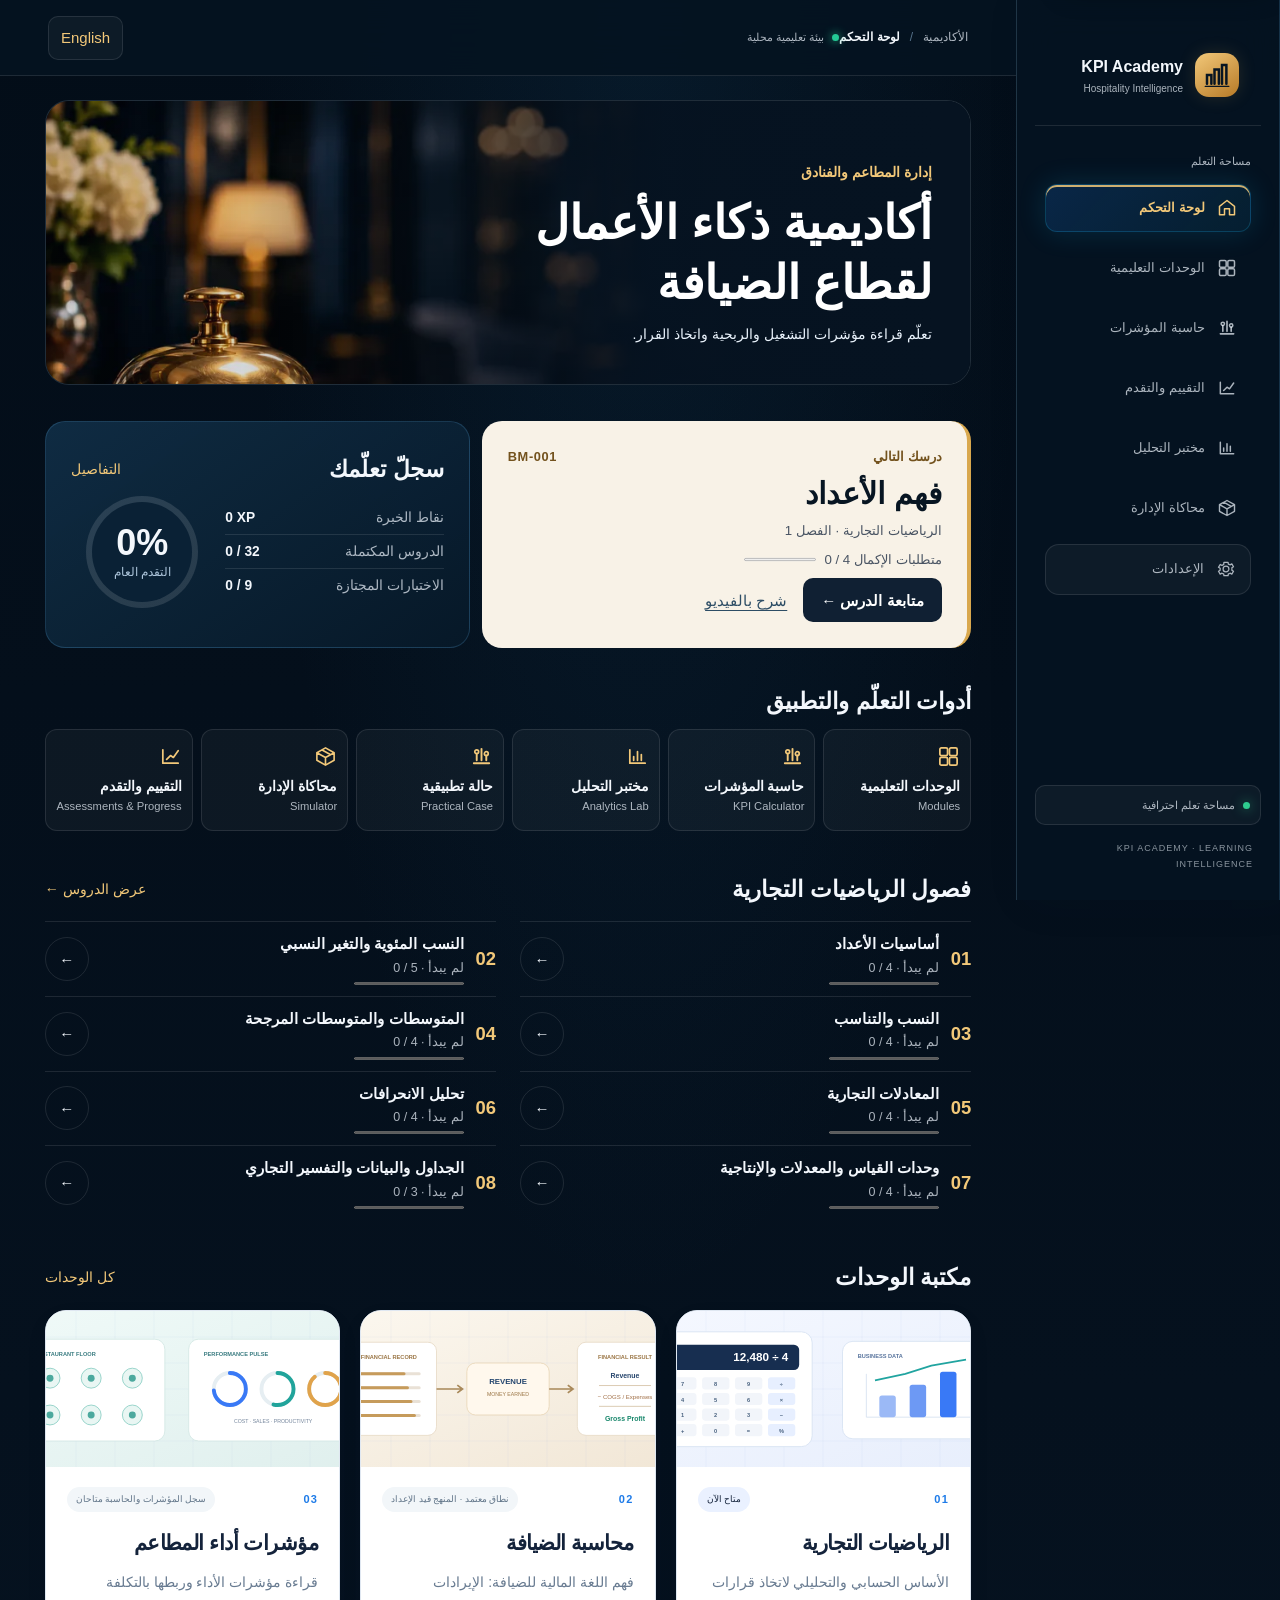
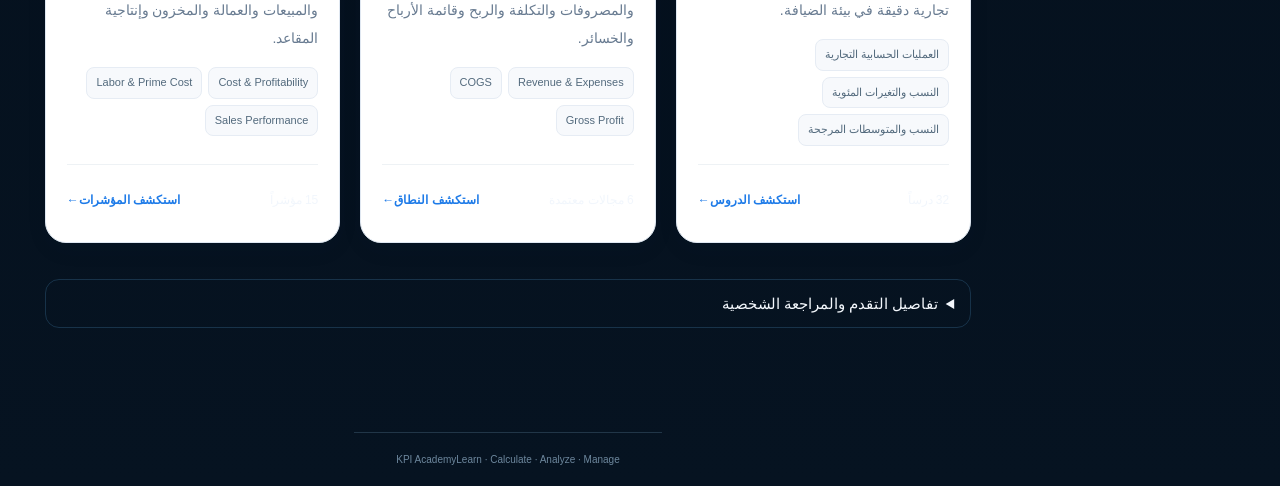
<file: index.html>
<!doctype html>
<html lang="ar" dir="rtl">
<head>
<meta charset="utf-8"><meta name="viewport" content="width=device-width, initial-scale=1">
<meta name="theme-color" content="#061321">
<meta name="description" content="KPI Academy — Hospitality KPI and Business Intelligence learning platform">
<title>KPI Academy</title>
<link rel="icon" href="assets/academy-mark.svg" type="image/svg+xml">
<link rel="stylesheet" href="assets/css/styles.css">
<link rel="stylesheet" href="assets/css/lesson-experience.css">
<link rel="stylesheet" href="assets/css/visual-learning.css">
<link rel="stylesheet" href="assets/css/study-tools.css">
<link rel="stylesheet" href="assets/css/percentage-labs.css">
<link rel="stylesheet" href="assets/css/simulator.css">
<link rel="stylesheet" href="assets/css/live-venue.css">
<link rel="stylesheet" href="assets/css/premium-experience.css">
<link rel="stylesheet" href="assets/css/bm001-lab.css">
<link rel="stylesheet" href="assets/css/bm002-lab.css">
<link rel="stylesheet" href="assets/css/bm003-lab.css">
<link rel="stylesheet" href="assets/css/bm004-lab.css">
<link rel="stylesheet" href="assets/css/tokens.css">
<link rel="stylesheet" href="assets/css/base.css">
<link rel="stylesheet" href="assets/css/components.css">
<link rel="stylesheet" href="assets/css/shell.css">
<link rel="stylesheet" href="assets/css/sprint-experience.css">
<link rel="stylesheet" href="assets/css/home.css">
<script src="assets/js/namespace.js" defer></script>
<script src="assets/js/ar.js" defer></script>
<script src="assets/js/en.js" defer></script>
<script src="assets/js/bidi.js" defer></script>
<script src="assets/js/home-language.js" defer></script>
<script src="assets/js/formatting.js" defer></script>
<script src="assets/js/kpi-engine.js" defer></script>
<script src="assets/js/calculator.js" defer></script>
<script src="assets/js/learning-engine.js" defer></script>
<script src="assets/js/learning-ui.js" defer></script>
<script src="assets/js/lesson-experience.js" defer></script>
<script src="assets/js/percentage-labs.js" defer></script>
<script src="assets/js/bm001-lab.js" defer></script>
<script src="assets/js/bm002-lab.js" defer></script>
<script src="assets/js/bm003-lab.js" defer></script>
<script src="assets/js/bm004-lab.js" defer></script>
<script src="assets/js/analytics-lab.js" defer></script>
<script src="assets/js/management-simulator.js" defer></script>
<script src="assets/js/live-venue-engine.js" defer></script>
<script src="assets/js/live-venue-archive.js" defer></script>
<script src="assets/js/live-venue.js" defer></script>
<script src="assets/js/study-tools.js" defer></script>
<script src="assets/js/sprint-experience.js" defer></script>
<script src="assets/js/app.js" defer></script>

</head>
<body>
<a class="skip-link" href="#main-content"><span data-shell-label="skip">تجاوز إلى المحتوى الرئيسي</span></a>
<div class="app-shell">
<aside class="sidebar" id="sidebar" aria-label="القائمة الرئيسية" data-shell-aria="mainMenu">
<a class="brand" href="#dashboard"><svg class="brand-mark-svg" viewBox="0 0 48 48" aria-hidden="true"><path d="M8 38V24h7v14M20 38V15h7v23M32 38V8h7v30" fill="none" stroke="currentColor" stroke-width="4" stroke-linecap="round"/><path d="M5 42h38" stroke="currentColor" stroke-width="2" stroke-linecap="round"/></svg><span><strong>KPI Academy</strong><small>Hospitality Intelligence</small></span></a>
<div class="nav-label"><span data-shell-label="learningSpace">مساحة التعلم</span></div>
<nav class="main-nav" aria-label="التنقل الرئيسي" data-shell-aria="mainNav">
<a href="#dashboard" class="nav-link active" data-view="dashboard"><span class="nav-icon"><svg><use href="#ka-icon-home"/></svg></span><span data-shell-label="home">لوحة التحكم</span></a>
<a href="#modules" class="nav-link" data-view="modules"><span class="nav-icon"><svg><use href="#ka-icon-modules"/></svg></span><span data-shell-label="modules">الوحدات التعليمية</span></a>
<a href="#calculator" class="nav-link" data-view="calculator"><span class="nav-icon"><svg><use href="#ka-icon-tools"/></svg></span><span data-shell-label="tools">حاسبة المؤشرات</span></a>
<a href="#progress" class="nav-link" data-view="progress"><span class="nav-icon"><svg><use href="#ka-icon-progress"/></svg></span><span data-shell-label="progress">التقييم والتقدم</span></a>
<a href="#analytics" class="nav-link" data-view="analytics"><span class="nav-icon"><svg><use href="#ka-icon-analytics"/></svg></span><span data-shell-label="analytics">مختبر التحليل</span></a>
<a href="#simulator" class="nav-link" data-view="simulator"><span class="nav-icon"><svg><use href="#ka-icon-simulator"/></svg></span><span data-shell-label="simulator">محاكاة الإدارة</span></a>
<a href="#settings" class="nav-link drawer-static-link" data-view="settings"><span class="nav-icon"><svg><use href="#ka-icon-settings"/></svg></span><span data-shell-label="settings">الإعدادات</span></a>
</nav>
<div class="sidebar-bottom"><div class="sidebar-note"><span class="note-dot"></span><span><span data-shell-label="studySpace">مساحة تعلم احترافية</span></span></div><span class="version">KPI ACADEMY · LEARNING INTELLIGENCE</span></div>
</aside>
<main class="main-area" id="main-content" tabindex="-1">
<header class="topbar"><button class="icon-button mobile-menu" id="menuToggle" aria-label="فتح القائمة" data-shell-aria="menu" aria-controls="sidebar" aria-expanded="false">☰</button><a class="mobile-brand" href="#dashboard" aria-label="KPI Academy الرئيسية" data-shell-aria="homeLink"><svg class="mobile-brand-mark-svg" viewBox="0 0 48 48" aria-hidden="true"><path d="M8 38V24h7v14M20 38V15h7v23M32 38V8h7v30" fill="none" stroke="currentColor" stroke-width="4" stroke-linecap="round"/></svg><span><strong>KPI ACADEMY</strong><small>Hospitality Business Intelligence</small></span></a><div class="breadcrumb"><span><span data-shell-label="academy">الأكاديمية</span></span><span class="crumb-separator">/</span><strong id="pageTitle"><span data-shell-label="home">لوحة التحكم</span></strong></div><div class="topbar-meta"><span class="status-dot"></span><span><span data-shell-label="device">بيئة تعليمية محلية</span></span></div><div class="header-actions"><button type="button" id="homeLanguage" class="ka-language-button" lang="en" aria-label="Show Home in English">English</button></div></header>
<section class="page-content" id="app" aria-live="polite"><div class="loading-state">جارٍ تحميل الأكاديمية…</div></section>
<footer class="footer"><span>KPI Academy</span><span>Learn · Calculate · Analyze · Manage</span></footer>
</main>
<nav class="mobile-bottom-nav" aria-label="التنقل الرئيسي" data-shell-aria="mainNav">
<a href="#dashboard" class="nav-link mobile-bottom-link active" data-view="dashboard"><span class="nav-icon"><svg><use href="#ka-icon-home"/></svg></span><span><span data-shell-label="home">الرئيسية</span></span></a>
<a href="#modules" class="nav-link mobile-bottom-link" data-view="modules"><span class="nav-icon"><svg><use href="#ka-icon-modules"/></svg></span><span><span data-shell-label="modules">الوحدات</span></span></a>
<a href="#calculator" class="nav-link mobile-bottom-link" data-view="calculator"><span class="nav-icon"><svg><use href="#ka-icon-tools"/></svg></span><span><span data-shell-label="tools">الأدوات</span></span></a>
<a href="#progress" class="nav-link mobile-bottom-link" data-view="progress"><span class="nav-icon"><svg><use href="#ka-icon-progress"/></svg></span><span><span data-shell-label="progress">تقدمي</span></span></a>
<button class="nav-link mobile-bottom-link more-trigger" id="moreToggle" type="button" aria-controls="moreDrawer" aria-expanded="false"><span class="nav-icon"><svg><use href="#ka-icon-more"/></svg></span><span><span data-shell-label="more">المزيد</span></span></button>
</nav>
<div class="drawer-backdrop" id="drawerBackdrop" hidden></div>
<aside class="more-drawer" id="moreDrawer" aria-label="المزيد" data-shell-aria="more" aria-hidden="true">
<strong><span data-shell-label="more">المزيد</span></strong>
<a href="#analytics" class="nav-link" data-view="analytics"><span class="nav-icon"><svg><use href="#ka-icon-analytics"/></svg></span><span data-shell-label="analytics">مختبر التحليل</span></a>
<a href="#simulator" class="nav-link" data-view="simulator"><span class="nav-icon"><svg><use href="#ka-icon-simulator"/></svg></span><span data-shell-label="simulator">محاكاة الإدارة</span></a>
<a href="#settings" class="nav-link drawer-static-link" data-view="settings"><span class="nav-icon"><svg><use href="#ka-icon-settings"/></svg></span><span data-shell-label="settings">الإعدادات</span></a>
</aside>
<svg xmlns="http://www.w3.org/2000/svg" class="ka-svg-sprite" aria-hidden="true" style="position:absolute;width:0;height:0;overflow:hidden">
<symbol id="ka-icon-home" viewBox="0 0 24 24"><path d="m3 10 9-7 9 7v10h-6v-7h-6v7H3z" fill="none" stroke="currentColor" stroke-width="1.8" stroke-linejoin="round"/></symbol>
<symbol id="ka-icon-modules" viewBox="0 0 24 24"><rect x="3" y="3" width="8" height="8" rx="1.5" fill="none" stroke="currentColor" stroke-width="1.8"/><rect x="13" y="3" width="8" height="8" rx="1.5" fill="none" stroke="currentColor" stroke-width="1.8"/><rect x="3" y="13" width="8" height="8" rx="1.5" fill="none" stroke="currentColor" stroke-width="1.8"/><rect x="13" y="13" width="8" height="8" rx="1.5" fill="none" stroke="currentColor" stroke-width="1.8"/></symbol>
<symbol id="ka-icon-tools" viewBox="0 0 24 24"><path d="M4 19h16M7 16V9m5 7V4m5 12v-5" fill="none" stroke="currentColor" stroke-width="2" stroke-linecap="round"/><circle cx="7" cy="7" r="2" fill="none" stroke="currentColor" stroke-width="1.8"/><circle cx="17" cy="9" r="2" fill="none" stroke="currentColor" stroke-width="1.8"/></symbol>
<symbol id="ka-icon-progress" viewBox="0 0 24 24"><path d="M4 19V5m0 14h16M8 15l4-4 3 2 5-7" fill="none" stroke="currentColor" stroke-width="1.8" stroke-linecap="round" stroke-linejoin="round"/></symbol>
<symbol id="ka-icon-more" viewBox="0 0 24 24"><circle cx="5" cy="12" r="1.7" fill="currentColor"/><circle cx="12" cy="12" r="1.7" fill="currentColor"/><circle cx="19" cy="12" r="1.7" fill="currentColor"/></symbol>
<symbol id="ka-icon-analytics" viewBox="0 0 24 24"><path d="M4 19V5m0 14h16M8 16v-4m4 4V7m4 9v-6" fill="none" stroke="currentColor" stroke-width="1.8" stroke-linecap="round"/></symbol>
<symbol id="ka-icon-simulator" viewBox="0 0 24 24"><path d="M12 3 21 8v8l-9 5-9-5V8zM3 8l9 5 9-5M12 13v8M8 5l9 5" fill="none" stroke="currentColor" stroke-width="1.7" stroke-linejoin="round"/></symbol>
<symbol id="ka-icon-settings" viewBox="0 0 24 24"><path d="M12 8.5a3.5 3.5 0 1 0 0 7 3.5 3.5 0 0 0 0-7ZM19 13.5l2 1.2-2 3.4-2.2-1.1a8 8 0 0 1-2 .9L14.5 20h-5l-.3-2.1a8 8 0 0 1-2-.9L5 18.1l-2-3.4 2-1.2a8 8 0 0 1 0-2.3l-2-1.2 2-3.4 2.2 1.1a8 8 0 0 1 2-.9L9.5 4h5l.3 2.1a8 8 0 0 1 2 .9L19 5.9l2 3.4-2 1.2a8 8 0 0 1 0 3Z" fill="none" stroke="currentColor" stroke-width="1.5" stroke-linejoin="round"/></symbol>
</svg>
<script src="assets/js/shell.js" defer></script>
</div>
</body></html>
</file>
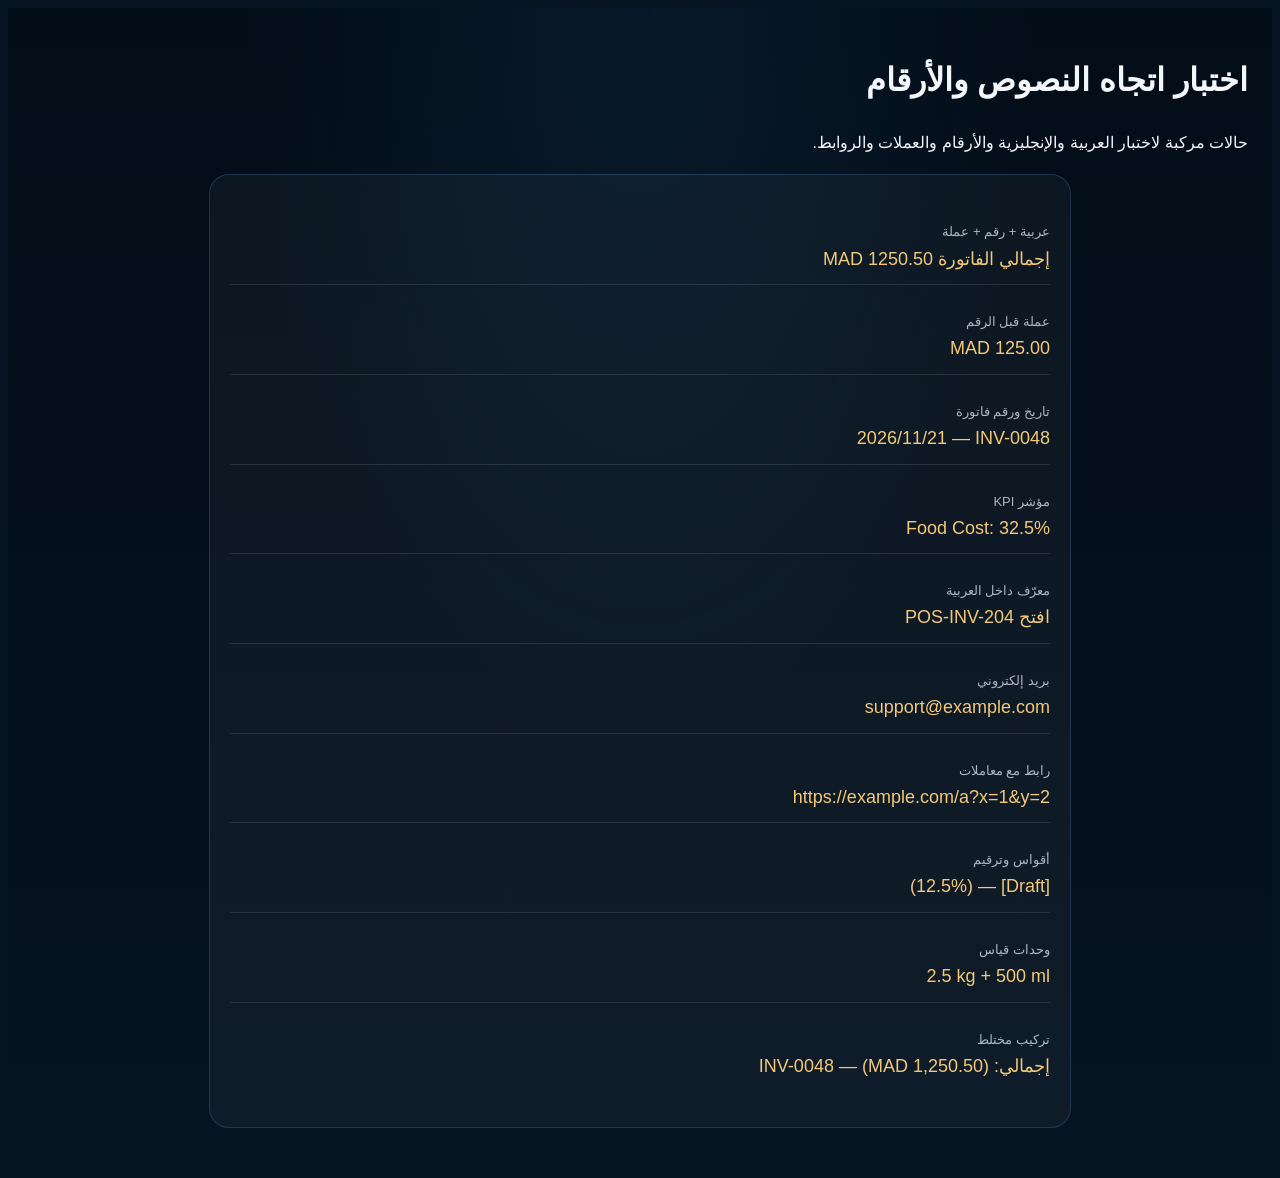
<file: dev/bidi-test.html>
<!doctype html>
<html lang="ar" dir="rtl">
<head><meta charset="utf-8"><meta name="viewport" content="width=device-width,initial-scale=1"><title>KPI Academy — BiDi regression cases</title><link rel="stylesheet" href="../assets/css/tokens.css"><link rel="stylesheet" href="../assets/css/base.css"><style>body{padding:24px}.test{max-width:820px;margin:18px auto;padding:20px;border:1px solid var(--ka-border-blue);border-radius:20px;background:var(--ka-glass-1)}.case{padding:10px 0;border-bottom:1px solid var(--ka-border)}.case:last-child{border:0}.case-label{display:block;color:var(--ka-muted);font-size:13px}bdi{color:var(--ka-gold-bright);unicode-bidi:isolate;font-size:18px}</style><script src="../assets/js/namespace.js" defer></script><script src="../assets/js/ar.js" defer></script><script src="../assets/js/en.js" defer></script><script src="../assets/js/bidi.js" defer></script></head>
<body><main><h1>اختبار اتجاه النصوص والأرقام</h1><p>حالات مركبة لاختبار العربية والإنجليزية والأرقام والعملات والروابط.</p><section class="test" id="cases"></section><script>
document.addEventListener("DOMContentLoaded",function(){const cases=[["عربية + رقم + عملة","إجمالي الفاتورة 1250.50 MAD","ar"],["عملة قبل الرقم","MAD 125.00","en"],["تاريخ ورقم فاتورة","2026/11/21 — INV-0048","en"],["مؤشر KPI","Food Cost: 32.5%","en"],["معرّف داخل العربية","افتح POS-INV-204","ar"],["بريد إلكتروني","support@example.com","en"],["رابط مع معاملات","https://example.com/a?x=1&y=2","en"],["أقواس وترقيم","(12.5%) — [Draft]","en"],["وحدات قياس","2.5 kg + 500 ml","en"],["تركيب مختلط","إجمالي: (MAD 1,250.50) — INV-0048","ar"]];const root=document.getElementById("cases");cases.forEach(function(item){const row=document.createElement("p");row.className="case";const label=document.createElement("span");label.className="case-label";label.textContent=item[0];row.appendChild(label);row.appendChild(window.KPI.bidi.isolate(item[1],item[2]));root.appendChild(row);});});
</script></main></body></html>
</file>
<file: assets/css/styles.css>
:root{--blue:#2477B8;--navy:#17324D;--light-blue:#EAF4FC;--bg:#F6F9FC;--surface:#fff;--muted:#718096;--border:#E4EBF2;--shadow:0 8px 28px rgba(23,50,77,.055);font-family:Tahoma,Arial,sans-serif}
*{box-sizing:border-box}html{scroll-behavior:smooth}body{margin:0;background:var(--bg);font-family:Tahoma,Arial,sans-serif;line-height:1.65}button,a{font:inherit}a{color:inherit;text-decoration:none}.app-shell{min-height:100vh}.sidebar{position:fixed;inset:0 0 0 auto;width:264px;background:var(--surface);border-left:1px solid var(--border);padding:28px 18px;display:flex;flex-direction:column;z-index:20}.brand{display:flex;align-items:center;gap:12px;padding:0 8px 30px;border-bottom:1px solid var(--border)}.brand-mark{width:42px;height:42px;border-radius:13px;background:var(--navy);color:#fff;display:grid;place-items:center;font-size:24px;font-weight:800}.brand strong{display:block;color:var(--navy);font-size:16px}.brand small{display:block;color:var(--muted);font-size:10px;direction:ltr;text-align:right}.nav-label{font-size:11px;color:var(--muted);padding:26px 10px 10px}.main-nav{display:grid;gap:6px}.nav-link{display:flex;align-items:center;gap:12px;padding:11px 12px;border-radius:11px;color:#526578;font-size:13px;transition:background .18s,color .18s}.nav-link:hover{background:#F4F8FC;color:var(--navy)}.nav-link.active{background:var(--light-blue);color:var(--blue);font-weight:700}.nav-icon{width:22px;text-align:center;font-size:19px;direction:ltr}.sidebar-bottom{margin-top:auto}.sidebar-note{display:flex;align-items:center;gap:8px;background:#F7FAFD;border:1px solid var(--border);padding:10px;border-radius:10px;font-size:11px;color:var(--muted)}.note-dot,.status-dot{width:7px;height:7px;background:var(--ka-status-warning);border-radius:50%;display:inline-block}.version{display:block;color:#9AA8B6;font-size:9px;letter-spacing:1px;margin:16px 8px 0;direction:ltr}.main-area{margin-right:264px;min-height:100vh;display:flex;flex-direction:column}.topbar{height:70px;background:rgba(255,255,255,.9);border-bottom:1px solid var(--border);display:flex;align-items:center;justify-content:space-between;padding:0 42px;position:sticky;top:0;z-index:10;backdrop-filter:blur(12px)}.breadcrumb{display:flex;align-items:center;gap:10px;font-size:12px;color:var(--muted)}.breadcrumb strong{color:var(--navy)}.crumb-separator{color:#B8C4D0}.topbar-meta{display:flex;align-items:center;gap:8px;color:var(--muted);font-size:11px}.topbar-meta .status-dot{background:var(--ka-status-success)}.page-content{width:min(1180px,100%);margin:0 auto;padding:38px 42px 60px;flex:1}.footer{border-top:1px solid var(--border);padding:18px 42px;display:flex;justify-content:space-between;color:#93A0AE;font-size:10px;direction:ltr}.mobile-menu{display:none}.eyebrow{font-size:11px;color:var(--blue);font-weight:700;letter-spacing:.6px}.page-heading{display:flex;align-items:flex-end;justify-content:space-between;gap:20px;margin:0 0 28px}.page-heading h1{font-size:27px;line-height:1.35;color:var(--navy);margin:5px 0 8px}.page-heading p{font-size:13px;color:var(--muted);margin:0;max-width:680px}.welcome-panel{background:linear-gradient(115deg,#17324D,#214D70);border-radius:20px;padding:30px 32px;color:#fff;display:flex;justify-content:space-between;align-items:center;gap:24px;box-shadow:var(--shadow);margin-bottom:24px;overflow:hidden;position:relative}.welcome-panel:after{content:"";position:absolute;width:230px;height:230px;border:1px solid rgba(255,255,255,.1);border-radius:50%;left:8%;top:-110px}.welcome-copy{position:relative;z-index:1}.welcome-panel .eyebrow{color:#A9D5F4}.welcome-panel h1{font-size:25px;margin:8px 0}.welcome-panel p{font-size:12px;color:#D1E1EE;margin:0;max-width:570px}.welcome-tag{border:1px solid rgba(255,255,255,.22);border-radius:12px;padding:12px 16px;font-size:11px;color:#D9EAF6;white-space:nowrap;position:relative;z-index:1}.section-title{font-size:15px;color:var(--navy);margin:28px 0 14px}.stats-grid{display:grid;grid-template-columns:repeat(3,minmax(0,1fr));gap:14px}.stat-card,.module-card,.content-card,.empty-card{background:var(--surface);border:1px solid var(--border);border-radius:var(--ka-radius-md);padding:20px;box-shadow:var(--shadow)}.stat-label{font-size:11px;color:var(--muted)}.stat-value{font-size:24px;font-weight:800;color:var(--navy);margin:6px 0 2px;direction:ltr;text-align:right}.stat-foot{font-size:10px;color:#97A5B3}.module-grid{display:grid;grid-template-columns:repeat(3,minmax(0,1fr));gap:15px}.module-card{display:flex;flex-direction:column;min-height:205px;transition:transform .18s,border-color .18s}.module-card:hover{transform:translateY(-2px);border-color:#B7D6EC}.module-top{display:flex;justify-content:space-between;align-items:center}.module-number{font-size:10px;color:var(--blue);font-weight:700;direction:ltr}.module-icon{width:36px;height:36px;border-radius:11px;background:var(--light-blue);color:var(--blue);display:grid;place-items:center;font-size:17px}.module-card h3{font-size:15px;color:var(--navy);margin:14px 0 5px}.module-card p{font-size:11px;color:var(--muted);margin:0 0 16px;line-height:1.8}.module-footer{margin-top:auto;display:flex;justify-content:space-between;align-items:center;font-size:10px;color:var(--muted)}.text-link{color:var(--blue);font-weight:700}.content-card{margin-top:18px}.content-card h2{font-size:14px;color:var(--navy);margin:0 0 8px}.content-card p{font-size:12px;color:var(--muted);margin:0}.tag{display:inline-flex;border-radius:30px;padding:4px 9px;background:#F1F5F8;color:#647789;font-size:10px}.empty-card{text-align:center;padding:42px 22px}.empty-card .empty-symbol{font-size:30px;color:#91BBD9}.empty-card h2{font-size:16px;color:var(--navy);margin:10px 0 5px}.empty-card p{font-size:12px;color:var(--muted);max-width:520px;margin:0 auto}.loading-state{padding:60px;text-align:center;color:var(--muted)}.mobile-menu{border:0;background:transparent;color:var(--navy);font-size:20px}.notice{padding:12px 14px;border:1px solid #F0D9A8;background:#FFF9EC;border-radius:10px;color:#856322;font-size:11px;margin-top:18px}
@media(max-width:1050px){.module-grid{grid-template-columns:repeat(2,minmax(0,1fr))}.page-content{padding:30px 28px}.topbar{padding:0 28px}}
@media(max-width:720px){.sidebar{transform:translateX(105%);transition:transform .2s;box-shadow:none}.sidebar.open{transform:translateX(0);box-shadow:0 0 0 999px rgba(15,35,52,.28)}.main-area{margin-right:0}.topbar{height:60px;padding:0 18px;justify-content:flex-start;gap:14px}.mobile-menu{display:block}.topbar-meta{margin-right:auto;font-size:9px}.page-content{padding:24px 17px 42px}.page-heading h1{font-size:22px}.welcome-panel{padding:23px 20px;display:block}.welcome-panel h1{font-size:21px}.welcome-tag{display:inline-block;margin-top:18px}.stats-grid,.module-grid{grid-template-columns:1fr}.footer{padding:15px 18px;gap:10px;font-size:9px}.footer span:last-child{display:none}}
@media(prefers-reduced-motion:reduce){*,*::before,*::after{scroll-behavior:auto!important;transition:none!important;animation:none!important}}
.chapter-panel{background:var(--surface);border:1px solid var(--border);border-radius:var(--ka-radius-md);padding:20px;margin:14px 0;box-shadow:var(--shadow)}.chapter-heading{display:flex;align-items:center;justify-content:space-between}.chapter-panel h2{font-size:15px;color:var(--navy);margin:10px 0 14px}.lesson-list{display:grid}.lesson-row{display:grid;grid-template-columns:86px 1fr 76px 18px;align-items:center;gap:12px;padding:12px 4px;border-top:1px solid var(--border);font-size:12px;transition:background .15s}.lesson-row:hover{background:#F8FBFE}.lesson-code{font-size:10px;color:var(--blue);font-weight:700;direction:ltr;text-align:right}.lesson-name{color:var(--ka-text)}.lesson-xp{font-size:10px;color:var(--muted);direction:ltr;text-align:center}.lesson-arrow{color:var(--blue)}.lesson-toolbar{display:flex;justify-content:space-between;align-items:center;margin-bottom:16px}.lesson-reader{background:#fff;border:1px solid var(--border);border-radius:18px;padding:clamp(22px,4vw,48px);box-shadow:var(--shadow);max-width:900px;margin:0 auto}.lesson-meta{display:flex;gap:14px;flex-wrap:wrap;color:var(--muted);font-size:10px;direction:ltr;justify-content:flex-start}.lesson-reader>h1{font-size:25px;color:var(--navy);margin:18px 0 28px}.lesson-body{font-size:14px;line-height:2;color:#34495A}.lesson-body h2{font-size:19px;color:var(--navy);margin:32px 0 12px;padding-bottom:8px;border-bottom:1px solid var(--border)}.lesson-body h3{font-size:16px;color:var(--navy);margin:24px 0 8px}.lesson-body p{margin:10px 0}.lesson-body ul,.lesson-body ol{padding-right:24px;margin:10px 0}.lesson-body li{padding:3px 0}.lesson-body strong{color:var(--navy)}.table-scroll{overflow-x:auto;margin:16px 0}.lesson-body table{border-collapse:collapse;width:100%;min-width:460px;font-size:12px}.lesson-body th,.lesson-body td{border:1px solid var(--border);padding:9px 11px;text-align:right}.lesson-body th{background:var(--light-blue);color:var(--navy)}.lesson-end{border-top:1px solid var(--border);margin-top:34px;padding-top:18px;display:flex;align-items:center;justify-content:space-between;gap:16px}.lesson-end p{font-size:11px;color:var(--muted);margin:0}.lesson-end a{white-space:nowrap}
@media(max-width:720px){.lesson-row{grid-template-columns:68px 1fr 48px 14px;gap:7px;font-size:11px}.chapter-panel{padding:15px}.lesson-reader{padding:20px 16px}.lesson-reader>h1{font-size:21px}.lesson-body{font-size:13px}.lesson-body h2{font-size:17px}.lesson-end{display:block}.lesson-end a{display:inline-block;margin-top:12px}}

.calculator-layout{display:grid;grid-template-columns:minmax(0,1.5fr) minmax(270px,.85fr);gap:18px;align-items:start}.calc-form,.calc-result{background:#fff;border:1px solid var(--border);border-radius:16px;padding:20px;box-shadow:var(--shadow)}.calc-section{padding-bottom:20px;margin-bottom:18px;border-bottom:1px solid var(--border)}.calc-section h2{font-size:14px;color:var(--navy);margin:0 0 14px}.calc-grid{display:grid;grid-template-columns:repeat(2,minmax(0,1fr));gap:12px}.calc-field{display:grid;gap:6px;font-size:12px;color:var(--ka-text)}.calc-field small{display:block;font-size:10px;color:var(--muted);direction:ltr;text-align:right}.calc-field input,.calc-field select{width:100%;border:1px solid var(--border);border-radius:9px;background:#FBFCFE;padding:11px 12px;color:var(--ka-text);font:inherit;font-size:13px;min-width:0}.calc-field input:focus,.calc-field select:focus{outline:2px solid #B8D9F0;border-color:var(--blue)}.formula-panel{background:var(--light-blue);color:var(--navy);padding:13px 15px;border-radius:10px;font-size:12px;direction:ltr;text-align:left;margin-top:12px;line-height:1.8}.primary-action{width:100%;border:0;border-radius:10px;padding:13px 18px;background:var(--blue);color:#fff;font-weight:700;cursor:pointer}.primary-action:hover{background:#1D679F}.primary-action span{margin-right:8px}.calc-result{position:sticky;top:90px;min-height:300px}.result-empty{text-align:center;padding:54px 12px;color:#9CB2C4}.result-empty>h2{font-size:15px;color:var(--navy);margin:10px 0 5px}.result-empty p{font-size:11px;color:var(--muted);margin:0}.result-error>span{display:grid;place-items:center;width:30px;height:30px;border-radius:50%;background:#FCECEC;color:var(--ka-status-error);font-weight:800}.result-error h2{font-size:16px;color:var(--ka-status-error)}.result-error ul,.result-details ul{padding-right:18px;font-size:12px;line-height:1.9;color:#8B4A4A}.result-label{font-size:9px;letter-spacing:1px;color:var(--ka-status-success);direction:ltr;display:block}.result-success h2{font-size:16px;color:var(--navy);margin:8px 0}.result-number{font-size:30px;font-weight:800;color:var(--ka-status-success);direction:ltr;text-align:right;border-bottom:1px solid var(--border);padding:10px 0 18px}.result-number small{font-size:11px;font-weight:500;color:var(--muted)}.result-details h3{font-size:11px;color:var(--navy);margin:18px 0 6px}.result-details p{font-size:11px;color:var(--muted);line-height:1.8}.result-details dl{display:grid;grid-template-columns:1fr auto;gap:7px;margin:0;font-size:11px}.result-details dt{color:var(--muted)}.result-details dd{margin:0;color:var(--ka-text);direction:ltr}.result-foot{font-size:10px;color:var(--muted);border-top:1px solid var(--border);padding-top:12px;margin-top:20px}.calc-hint{font-size:11px;color:var(--muted);margin:10px 0}
@media(max-width:900px){.calculator-layout{grid-template-columns:1fr}.calc-result{position:static;min-height:200px}}
@media(max-width:520px){.calc-form,.calc-result{padding:15px}.calc-grid{grid-template-columns:1fr}.result-number{font-size:25px}}


/* Hospitality Accounting source-backed scope view */
.scope-intro{font-size:12px;line-height:1.9;color:var(--muted);margin:8px 0 16px}
.scope-grid{display:grid;grid-template-columns:repeat(2,minmax(0,1fr));gap:12px;margin-top:16px}
.scope-item{border:1px solid var(--border);border-radius:12px;padding:16px;background:#FBFDFF;min-width:0}
.scope-index{display:block;font-size:10px;direction:ltr;color:var(--blue);font-weight:800;margin-bottom:9px}
.scope-item strong{display:block;font-size:13px;color:var(--navy);direction:ltr;text-align:right}
.scope-item p{font-size:11px;color:var(--muted);line-height:1.8;margin:7px 0 0}
@media(max-width:520px){.scope-grid{grid-template-columns:1fr}}


/* Learning Engine — evidence, assessments, progress and local backup */
.learning-hero{display:flex;align-items:center;justify-content:space-between;gap:24px;padding:24px 26px;border:1px solid var(--border);border-radius:17px;background:linear-gradient(110deg,#fff 0%,#F2F8FD 100%);box-shadow:var(--shadow);margin:18px 0}
.learning-hero-copy h2{margin:7px 0;color:var(--navy);font-size:19px}
.learning-hero-copy p{margin:0;color:var(--muted);font-size:11px}
.learning-hero-metrics{display:flex;gap:20px;flex-shrink:0}
.learning-hero-metrics div{display:grid;gap:2px;text-align:center;min-width:86px}
.learning-hero-metrics strong{font-size:23px;color:var(--navy);direction:ltr}
.learning-hero-metrics span{font-size:9px;color:var(--muted);direction:ltr}
.learning-mini-grid{display:grid;grid-template-columns:repeat(3,minmax(0,1fr));gap:12px;margin:16px 0 24px}
.learning-mini-card{background:#fff;border:1px solid var(--border);border-radius:13px;padding:15px}
.learning-mini-card>span{display:block;color:var(--muted);font-size:10px}
.learning-mini-card>strong{display:block;color:var(--navy);font-size:19px;margin:5px 0 10px;direction:ltr;text-align:right}
.learning-progress-track{height:7px;border-radius:99px;background:#E8EFF5;overflow:hidden}
.learning-progress-track i{height:100%;display:block;background:var(--blue);border-radius:99px;transition:width .25s ease}
.learning-progress-track.large{height:9px;margin:12px 0 18px}
.progress-section{margin:28px 0}
.progress-section-heading{display:flex;justify-content:space-between;align-items:center;gap:12px}
.progress-section-heading h2{font-size:16px;color:var(--navy);margin:0}
.progress-section-heading p{font-size:11px;color:var(--muted);margin:4px 0 0}
.progress-section-heading>strong{font-size:18px;color:var(--blue);direction:ltr}
.progress-chapters{display:grid;gap:9px}
.progress-chapter{background:#fff;border:1px solid var(--border);border-radius:12px;overflow:hidden}
.progress-chapter summary{display:flex;justify-content:space-between;align-items:center;gap:15px;padding:13px 16px;cursor:pointer;list-style:none}
.progress-chapter summary::-webkit-details-marker{display:none}
.progress-chapter summary>span:first-child{display:grid;gap:3px}
.progress-chapter summary strong{font-size:12px;color:var(--navy)}
.progress-chapter summary small{font-size:10px;color:var(--muted)}
.chapter-progress-number{font-size:12px;color:var(--blue);font-weight:800;direction:ltr}
.progress-lesson-list{border-top:1px solid var(--border);padding:7px 14px}
.progress-lesson-link{display:grid;grid-template-columns:70px 1fr auto;gap:10px;align-items:center;padding:9px 3px;border-bottom:1px solid #F0F3F6;font-size:11px}
.progress-lesson-link:last-child{border-bottom:0}
.progress-lesson-link>span{font-size:10px;color:var(--blue);direction:ltr}
.progress-lesson-link strong{font-weight:500;color:var(--ka-text)}
.progress-lesson-link em{font-style:normal;font-size:10px;color:#9AA6B2}
.progress-lesson-link.done em{color:var(--ka-status-success)}
.progress-lesson-link.active em{color:var(--ka-status-warning)}
.assessment-grid{display:grid;grid-template-columns:repeat(2,minmax(0,1fr));gap:12px;margin-top:14px}
.assessment-card{background:#fff;border:1px solid var(--border);border-radius:13px;padding:16px;min-width:0}
.assessment-card.passed{border-color:#B9DDCC}
.assessment-card-top{display:flex;align-items:center;justify-content:space-between;gap:8px}
.assessment-index{font-size:9px;color:var(--blue);font-weight:800;letter-spacing:.6px;direction:ltr}
.assessment-badge{font-size:9px;padding:4px 8px;border-radius:99px;background:#F2F5F8;color:var(--muted)}
.assessment-badge.passed{background:#EAF6EF;color:var(--ka-status-success)}
.assessment-badge.attempted{background:#FFF5E4;color:#9A6C1F}
.assessment-card h3{font-size:13px;color:var(--navy);margin:12px 0 5px}
.assessment-card p{font-size:10px;color:var(--muted);margin:0}
.assessment-card-meta{display:flex;flex-wrap:wrap;gap:8px 14px;margin:13px 0;font-size:9px;color:var(--muted)}
.assessment-open{font-size:10px}
.certificate-panel{display:flex;justify-content:space-between;align-items:center;gap:18px;background:#fff;border:1px solid var(--border);border-radius:15px;padding:20px;margin:26px 0}
.certificate-panel h2{font-size:15px;color:var(--navy);margin:5px 0}
.certificate-panel p{font-size:11px;color:var(--ka-muted);margin:0 0 5px}
.certificate-panel small{display:block;font-size:10px;color:var(--muted);line-height:1.8}
.certificate-panel.eligible{border-color:#B9DDCC;background:#F8FCF9}
.certificate-state{font-size:11px;letter-spacing:1px;color:var(--muted);white-space:nowrap;direction:ltr;font-weight:800}
.certificate-panel.eligible .certificate-state{color:var(--ka-status-success)}
.backup-panel{background:#fff;border:1px solid var(--border);border-radius:14px;padding:18px;margin:18px 0}
.backup-panel h2{font-size:13px;color:var(--navy);margin:0 0 4px}
.backup-panel p{font-size:10px;color:var(--muted);margin:0}
.backup-actions{display:flex;gap:8px;flex-wrap:wrap;margin-top:14px}
.secondary-action,.danger-action{display:inline-flex;align-items:center;justify-content:center;border:1px solid var(--border);border-radius:9px;padding:9px 12px;background:#fff;color:var(--navy);font-size:10px;font-weight:700;cursor:pointer}
.secondary-action:hover{background:var(--light-blue);border-color:#C5DEEF}
.danger-action{color:var(--ka-status-error);border-color:#F0D1D1}
.file-pick input{display:none}
.backup-feedback{margin-top:10px!important;color:var(--ka-status-success)!important}
.learning-storage-note{display:flex;align-items:center;gap:8px;border:1px solid var(--border);background:#FBFCFE;border-radius:9px;padding:10px 12px;color:var(--muted);font-size:10px;margin:14px 0}
.learning-storage-note.warning{border-color:#F0D9A8;background:#FFF9EC;color:#856322}
.learning-dot{width:7px;height:7px;border-radius:50%;background:var(--ka-status-warning);flex:0 0 auto}
.learning-dot.good{background:var(--ka-status-success)}
.assessment-disclaimer{font-size:9px;color:#8D9AA8;line-height:1.8;margin:14px 0}
.lesson-progress-panel{background:#fff;border:1px solid var(--border);border-radius:16px;padding:20px;margin:18px auto;max-width:900px;box-shadow:var(--shadow)}
.lesson-progress-head{display:flex;justify-content:space-between;align-items:flex-start;gap:14px}
.lesson-progress-head h2{font-size:15px;color:var(--navy);margin:5px 0}
.lesson-progress-head p{font-size:11px;color:var(--muted);margin:0}
.lesson-status{font-size:9px;border-radius:99px;padding:5px 9px;background:#FFF5E4;color:#9A6C1F;white-space:nowrap}
.lesson-status.done{background:#EAF6EF;color:var(--ka-status-success)}
.evidence-grid{display:grid;grid-template-columns:repeat(2,minmax(0,1fr));gap:9px;margin:18px 0}
.evidence-item{display:flex;align-items:flex-start;gap:10px;border:1px solid var(--border);border-radius:10px;padding:12px;cursor:pointer;min-height:64px}
.evidence-item:has(input:checked){background:#F4FAF6;border-color:#B9DDCC}
.evidence-item input{width:16px;height:16px;accent-color:var(--ka-status-success);margin:3px 0 0;flex:0 0 auto}
.evidence-item span{display:grid;gap:3px}
.evidence-item strong{font-size:11px;color:var(--navy)}
.evidence-item small{font-size:9px;color:var(--muted);line-height:1.65}
.lesson-progress-actions{display:flex;align-items:center;justify-content:space-between;gap:14px}
.lesson-feedback{font-size:10px;color:var(--muted);margin:0}
.lesson-xp-rule{font-size:9px;color:var(--muted);border-top:1px solid var(--border);padding-top:12px;margin-top:14px}
.learning-action{width:auto;white-space:nowrap;padding:10px 15px;font-size:10px}
.learning-action span{font-size:9px;background:rgba(255,255,255,.18);border-radius:20px;padding:3px 6px}
.learning-action:disabled{opacity:.55;cursor:not-allowed}
.assessment-toolbar{display:flex;justify-content:space-between;align-items:center;margin-bottom:16px}
.assessment-intro{background:#fff;border:1px solid var(--border);border-radius:16px;padding:22px;margin-bottom:16px}
.assessment-intro h1{font-size:22px;color:var(--navy);margin:6px 0}
.assessment-intro p{font-size:11px;color:var(--muted);margin:0}
.assessment-intro-stats{display:flex;gap:20px;flex-wrap:wrap;margin-top:15px;padding-top:13px;border-top:1px solid var(--border);font-size:10px;color:var(--muted)}
.assessment-intro-stats strong{color:var(--navy);margin-right:4px}
.assessment-form{background:#fff;border:1px solid var(--border);border-radius:16px;padding:20px}
.quiz-progress-label{display:flex;justify-content:space-between;gap:10px;color:var(--muted);font-size:10px;margin-bottom:12px}
.quiz-progress-label span:last-child{direction:ltr}
.quiz-question{border:0;border-top:1px solid var(--border);padding:16px 0 13px;margin:0;min-width:0}
.quiz-question legend{width:100%;padding:0 0 10px;color:var(--navy);font-size:13px;font-weight:700;line-height:1.8}
.quiz-question-number{display:inline-block;direction:ltr;color:var(--blue);font-size:9px;margin-left:8px;letter-spacing:.6px}
.quiz-options{display:grid;grid-template-columns:repeat(2,minmax(0,1fr));gap:8px}
.quiz-option{display:flex;align-items:center;gap:9px;border:1px solid var(--border);border-radius:9px;padding:10px;cursor:pointer;font-size:11px;color:var(--ka-text-on-light);min-width:0}
.quiz-option:has(input:checked){border-color:var(--blue);background:var(--light-blue);color:var(--ka-text)}
.quiz-option input{accent-color:var(--blue);flex:0 0 auto}
.quiz-option-key{width:22px;height:22px;border-radius:7px;background:#F1F5F8;display:grid;place-items:center;font-size:9px;direction:ltr;color:var(--navy);flex:0 0 auto}
.quiz-feedback{font-size:11px;color:var(--ka-status-error);min-height:16px}
.quiz-submit{margin-top:5px}
.assessment-no-history{font-size:10px;color:var(--muted)}
.assessment-history{background:#fff;border:1px solid var(--border);border-radius:14px;padding:16px;margin-top:14px}
.assessment-history h3{font-size:12px;color:var(--navy);margin:0 0 10px}
.assessment-history-list{display:grid;gap:7px}
.assessment-history-list>div{display:grid;grid-template-columns:38px 60px 1fr auto;align-items:center;gap:10px;border-top:1px solid #F0F3F6;padding:8px 0;font-size:10px}
.assessment-history-list strong{direction:ltr;color:var(--navy)}
.assessment-history-list em{font-style:normal}
.assessment-history-list .pass{color:var(--ka-status-success)}
.assessment-history-list .fail{color:var(--ka-status-error)}
.assessment-history-list small{font-size:9px;color:var(--muted)}
.assessment-result{background:#fff;border:1px solid var(--border);border-radius:16px;padding:24px;text-align:center}
.assessment-result h1{font-size:20px;color:var(--navy);margin:10px 0 5px}
.assessment-result>p{font-size:11px;color:var(--muted)}
.assessment-score{display:grid;justify-items:center;gap:3px;width:115px;height:115px;border:6px solid #E4EBF2;border-radius:50%;margin:12px auto;padding-top:23px}
.assessment-score.pass{border-color:#B9DDCC;color:var(--ka-status-success)}
.assessment-score.fail{border-color:#F0D1D1;color:var(--ka-status-error)}
.assessment-score strong{font-size:27px;line-height:1;direction:ltr}
.assessment-score span{font-size:9px;color:var(--muted)}
.result-actions{display:flex;justify-content:center;align-items:center;gap:9px;margin-top:17px;flex-wrap:wrap}
.result-actions .primary-action{width:auto;padding:10px 18px;font-size:10px}
.quiz-review{margin-top:20px}
.quiz-review h2{font-size:15px;color:var(--navy);margin-bottom:10px}
.quiz-review-item{background:#fff;border:1px solid var(--border);border-radius:11px;padding:14px;margin:9px 0}
.quiz-review-item.correct{border-right:3px solid var(--ka-status-success)}
.quiz-review-item.incorrect{border-right:3px solid var(--ka-status-error)}
.quiz-review-head{display:flex;justify-content:space-between;font-size:9px;color:var(--muted)}
.quiz-review-item>p{font-size:12px;color:var(--navy);font-weight:700;margin:8px 0}
.quiz-review-item>small{display:block;font-size:10px;color:var(--muted);margin-top:4px}
.quiz-review-item .quiz-explanation{font-size:10px;color:#526578;font-weight:400;border-top:1px solid var(--border);padding-top:8px;margin-top:8px}
@media(max-width:760px){
 .learning-hero{display:block;padding:19px}
 .learning-hero-copy h2{font-size:16px}
 .learning-hero-metrics{justify-content:flex-start;margin-top:16px}
 .learning-mini-grid{grid-template-columns:1fr}
 .assessment-grid{grid-template-columns:1fr}
 .evidence-grid{grid-template-columns:1fr}
 .lesson-progress-actions{display:block}
 .learning-action{width:100%;margin-top:10px}
 .quiz-options{grid-template-columns:1fr}
 .assessment-intro h1{font-size:18px}
 .assessment-history-list>div{grid-template-columns:28px 48px 1fr}
 .assessment-history-list small{grid-column:1/-1}
 .certificate-panel{align-items:flex-start}
 .certificate-state{font-size:9px}
}

.learning-resume{display:flex;align-items:center;justify-content:space-between;gap:18px;background:#fff;border:1px solid var(--border);border-radius:13px;padding:16px 19px;margin:12px 0 18px}
.learning-resume h3{font-size:13px;color:var(--navy);margin:4px 0}
.learning-resume p{font-size:10px;color:var(--muted);margin:0}
.learning-resume .primary-action{width:auto;white-space:nowrap;padding:10px 14px;font-size:10px}
.learning-resume.complete{background:#F8FCF9;border-color:#B9DDCC}
@media(max-width:600px){.learning-resume{display:block}.learning-resume .primary-action{width:100%;margin-top:12px}}

/* Arabic-first language and bidirectional typography */
html[lang="ar"], body, .app-shell, .main-area, .page-content { direction: rtl; }
body { text-align: right; }
.lesson-reader, .lesson-body, .lesson-body p, .lesson-body li,
.lesson-body h1, .lesson-body h2, .lesson-body h3,
.module-card, .content-card, .page-heading, .assessment-intro,
.quiz-question, .quiz-review-item { direction: rtl; text-align: right; }
.ltr-term, [dir="ltr"], .lesson-meta, .module-number, .lesson-code,
.lesson-xp, .formula-panel, .result-number, .result-details dd {
  direction: ltr; unicode-bidi: isolate;
}
.ltr-term { display: inline-block; white-space: normal; }
.lesson-body .ltr-term { color: #244E70; font-weight: 600; }
.lesson-body code, .lesson-body pre, .lesson-body .formula,
.lesson-body .math, .lesson-body .katex { direction: ltr; unicode-bidi: isolate; text-align: left; }
.lesson-body table { direction: rtl; }
.lesson-body th, .lesson-body td { unicode-bidi: plaintext; }
.lesson-body .table-scroll { direction: rtl; }
.lesson-meta { justify-content: flex-start; }
.eyebrow { letter-spacing: 0; }


/* KPI Academy premium interface system — consolidated overrides */
:root{--ka-blue:#2477B8;--ka-navy:#17324D;--ka-light:#EAF4FC;--ka-soft:#D7EAF8;--ka-bg:#F6F9FC;--ka-surface:#FFFFFF;--ka-text:#172B3A;--ka-muted:#718096;--ka-border:#E4EBF2;--ka-success:#23865B;--ka-warning:#D99A32;--ka-error:#C84B4B;}
body{background:var(--ka-bg);color:var(--ka-text);font-family:Inter,"Noto Sans Arabic",Tahoma,Arial,sans-serif}
.app-shell{background:var(--ka-bg)}.sidebar{background:#fff;border-inline-end:1px solid var(--ka-border);box-shadow:none}.brand{padding:25px 22px 28px}.brand-mark{background:var(--ka-navy);border-radius:12px;box-shadow:none}
.nav-link{border-radius:10px;margin:3px 10px;padding:12px 13px;transition:background .16s,border-color .16s,color .16s}.nav-link:hover{background:#F3F8FC;color:var(--ka-navy)}.nav-link.active{background:var(--ka-light);color:var(--ka-navy);font-weight:750}
.main-area{min-width:0}.topbar{background:rgba(255,255,255,.94);border-bottom:1px solid var(--ka-border);backdrop-filter:blur(12px);min-height:64px}.page-content{max-width:var(--ka-layout-content-max-width);width:100%;margin-inline:auto;padding:clamp(18px,3vw,38px)}.footer{max-width:var(--ka-layout-content-max-width);margin-inline:auto;color:var(--ka-muted);border-top:1px solid var(--ka-border)}
.ka-dashboard{display:grid;gap:30px}.ka-welcome{display:flex;align-items:center;justify-content:space-between;gap:28px;min-height:250px;padding:clamp(24px,4vw,48px);border:1px solid #DCE8F2;border-radius:var(--ka-radius-lg);background:linear-gradient(115deg,#fff 0%,#F4F9FD 72%,#EAF4FC 100%);overflow:hidden}.ka-welcome-copy{max-width:720px}.ka-welcome .eyebrow,.ka-page-intro .eyebrow{font-size:10px;letter-spacing:.12em;color:var(--ka-blue);font-weight:800}.ka-welcome h1{font-size:clamp(30px,4vw,48px);line-height:1.25;letter-spacing:-.035em;color:var(--ka-navy);margin:13px 0}.ka-welcome h1 span{color:var(--ka-blue)}.ka-welcome p{max-width:590px;font-size:15px;line-height:2;color:#607488;margin:0}.ka-welcome-mark{display:grid;place-items:center;gap:8px;flex:0 0 165px;width:165px;height:165px;border:1px solid #CFE1EF;border-radius:50%;background:rgba(255,255,255,.7);color:var(--ka-blue)}.ka-welcome-mark>span{font-family:Georgia,serif;font-size:66px;line-height:1}.ka-welcome-mark small{font-size:8px;letter-spacing:.12em;line-height:1.7;text-align:center;color:var(--ka-navy);direction:ltr}
.ka-product-facts{display:grid;grid-template-columns:repeat(4,minmax(0,1fr));border:1px solid var(--ka-border);border-radius:var(--ka-radius-md);background:#fff;overflow:hidden}.ka-product-facts>div{display:grid;gap:5px;padding:16px 20px;border-inline-start:1px solid var(--ka-border)}.ka-product-facts>div:first-child{border-inline-start:0}.ka-product-facts strong{font-size:24px;line-height:1.1;color:var(--ka-navy);direction:ltr}.ka-product-facts span{font-size:11px;color:var(--ka-muted)}
.ka-learning-section,.ka-modules-section{display:grid;gap:16px}.ka-section-heading{display:flex;align-items:end;justify-content:space-between;gap:16px}.ka-section-heading h2{font-size:22px;color:var(--ka-navy);margin:5px 0}.ka-section-heading p{font-size:12px;color:var(--ka-muted);margin:0;line-height:1.8}.ka-text-link{font-size:11px;font-weight:700;color:var(--ka-blue);white-space:nowrap}
.ka-module-grid{display:grid;grid-template-columns:repeat(3,minmax(0,1fr));gap:16px}.ka-module-card{display:flex;flex-direction:column;min-width:0;min-height:260px;padding:21px;border:1px solid var(--ka-border);border-radius:var(--ka-radius-md);background:#fff;box-shadow:0 2px 8px rgba(23,50,77,.025);transition:transform .18s,border-color .18s,box-shadow .18s}.ka-module-card:hover{transform:translateY(-2px);border-color:#C8DDEC;box-shadow:var(--ka-elevation-card-hover)}.ka-module-top{display:flex;justify-content:space-between;align-items:center;gap:8px}.ka-module-index{font-size:11px;font-weight:800;letter-spacing:.12em;color:var(--ka-blue);direction:ltr}.ka-module-status{max-width:75%;padding:6px 9px;border-radius:99px;background:#F2F6F9;color:#607488;font-size:9px;line-height:1.5}.ka-module-status.available{background:var(--ka-light);color:var(--ka-navy)}.ka-module-card h3{font-size:19px;line-height:1.45;color:var(--ka-navy);margin:18px 0 8px}.ka-module-card>p{font-size:12px;line-height:1.9;color:#64788A;margin:0}.ka-module-outcomes{display:flex;flex-wrap:wrap;gap:6px;margin:15px 0 18px}.ka-module-outcomes span{padding:5px 8px;border-radius:7px;background:#F5F8FB;color:#536A7D;font-size:9px}.ka-module-footer{display:flex;align-items:center;justify-content:space-between;gap:12px;margin-top:auto;padding-top:14px;border-top:1px solid #EEF2F5}.ka-module-footer>span{font-size:10px;color:var(--ka-muted)}.ka-module-link{font-size:11px;font-weight:750;color:var(--ka-blue);white-space:nowrap}
.ka-method{padding:18px 20px;border-inline-start:3px solid var(--ka-blue);border-radius:0 12px 12px 0;background:#EFF6FB}.ka-method p{font-size:14px;color:var(--ka-navy);margin:5px 0}.ka-method>span:last-child{font-size:11px;color:#607488;line-height:1.8}.ka-page-intro{margin-bottom:24px}.ka-page-intro h1{font-size:32px;color:var(--ka-navy);margin:8px 0}.ka-page-intro p{font-size:13px;color:var(--ka-muted);line-height:1.9;max-width:720px}.ka-module-grid-page{margin-top:22px}
.learning-hero,.learning-resume,.learning-mini-card,.chapter-progress{border-radius:var(--ka-radius-md);box-shadow:none}.learning-hero{background:var(--ka-navy);border:0}.learning-hero h2,.learning-hero strong{color:#fff}.learning-hero p,.learning-hero span{color:#D5E3EE}.learning-resume{border-color:var(--ka-border);padding:19px 21px}.learning-mini-grid{gap:12px}.learning-mini-card{padding:17px;border:1px solid var(--ka-border)}.learning-mini-card strong{font-size:23px;color:var(--ka-navy)}.learning-progress-track,.chapter-progress-track{background:#EAF0F5}.learning-progress-track i,.chapter-progress-track i{background:var(--ka-blue)}.chapter-progress{border:1px solid var(--ka-border)}.chapter-progress-heading h3{font-size:18px}
.content-card,.chapter-panel,.lesson-reader,.assessment-intro,.assessment-form,.assessment-result,.progress-section,.backup-panel{border-radius:var(--ka-radius-md);box-shadow:none}.primary-action,button.primary-action{background:var(--ka-blue);border-radius:9px;box-shadow:none}.secondary-action,.danger-action{border-radius:9px}
.lesson-reader{max-width:900px;border-color:var(--ka-border)}.lesson-body{font-size:15px;line-height:2.05}.lesson-body h2{margin-top:34px;padding-bottom:10px;border-bottom:1px solid var(--ka-border)}.lesson-body h3{margin-top:24px}.lesson-body p{line-height:2.05}.lesson-body li{line-height:1.9;margin:5px 0}.lesson-body ul ul,.lesson-body ol ol,.lesson-body ul ol,.lesson-body ol ul{margin-block:7px;padding-inline-start:26px}.lesson-body table{min-width:520px;border-collapse:collapse;width:100%}.lesson-body th{background:#EFF6FB;color:var(--ka-navy);font-weight:750}.lesson-body th,.lesson-body td{padding:11px 13px;border-bottom:1px solid var(--ka-border);font-size:12px}.table-scroll{max-width:100%;overflow:auto;border:1px solid var(--ka-border);border-radius:12px;margin:16px 0}.lesson-body .table-scroll table{margin:0}.lesson-body .ltr-term{unicode-bidi:isolate}.lesson-body code{padding:2px 5px;background:#F1F5F8;border-radius:5px}.lesson-body blockquote{margin:18px 0;padding:12px 16px;border-inline-start:3px solid var(--ka-blue);background:#F4F8FB}
:focus-visible{outline:3px solid rgba(36,119,184,.35);outline-offset:2px}button,a,input,select,textarea{font:inherit}a{transition:color .16s ease}
@media(max-width:1050px){.ka-module-grid{grid-template-columns:repeat(2,minmax(0,1fr))}}
@media(max-width:760px){.page-content{padding:16px}.ka-dashboard{gap:23px}.ka-welcome{min-height:0;padding:23px;gap:15px}.ka-welcome h1{font-size:30px}.ka-welcome p{font-size:13px}.ka-welcome-mark{width:92px;height:92px;flex-basis:92px}.ka-welcome-mark>span{font-size:42px}.ka-welcome-mark small{display:none}.ka-product-facts{grid-template-columns:repeat(2,minmax(0,1fr))}.ka-product-facts>div{padding:13px 15px;border-bottom:1px solid var(--ka-border)}.ka-product-facts>div:nth-child(odd){border-inline-start:0}.ka-product-facts strong{font-size:21px}.ka-section-heading{align-items:flex-start;flex-direction:column}.ka-module-grid{grid-template-columns:1fr}.ka-module-card{min-height:0}.ka-page-intro h1{font-size:27px}.learning-hero{padding:19px}}
@media(prefers-reduced-motion:reduce){*,*::before,*::after{scroll-behavior:auto!important;transition:none!important;animation:none!important}}

/* Lesson workspace and KPI module detail */
.ka-kpi-module-panel>p{max-width:760px;color:#607488;font-size:13px;line-height:2}
.ka-calculator-cta{display:inline-flex;width:auto;margin-top:18px;padding:11px 17px;text-decoration:none}
.ka-lesson-heading{padding:10px 0 22px;border-bottom:1px solid var(--ka-border);margin-bottom:22px}
.ka-lesson-heading h1{font-size:clamp(26px,3vw,36px);line-height:1.45;color:var(--ka-navy);margin:12px 0 5px}
.ka-lesson-heading>p{font-size:11px;color:var(--ka-muted);margin:0}
.ka-lesson-toc{padding:16px 18px;margin:0 0 26px;border:1px solid var(--ka-border);border-radius:13px;background:#F8FBFD}
.ka-lesson-toc>strong{display:block;font-size:11px;color:var(--ka-navy);margin-bottom:10px}
.ka-lesson-toc-links{display:flex;flex-wrap:wrap;gap:7px}
.ka-lesson-toc-links a{padding:6px 9px;border:1px solid #E2EBF2;border-radius:7px;background:#fff;color:#50687B;font-size:10px;line-height:1.5;text-decoration:none}
.ka-lesson-toc-links a:hover{border-color:#B9D5E8;color:var(--ka-blue)}
.ka-lesson-navigation{display:grid;grid-template-columns:1fr 1fr;gap:12px;margin-top:26px}
.ka-lesson-navigation a{display:grid;gap:5px;padding:15px 17px;border:1px solid var(--ka-border);border-radius:12px;background:#fff;text-decoration:none}
.ka-lesson-navigation a.next{text-align:left;background:#F4F9FD;border-color:#D5E6F2}
.ka-lesson-navigation small{font-size:9px;color:var(--ka-muted)}
.ka-lesson-navigation strong{font-size:11px;color:var(--ka-navy)}
@media(max-width:600px){.ka-lesson-navigation{grid-template-columns:1fr}.ka-lesson-navigation a.next{text-align:right}.ka-lesson-heading h1{font-size:25px}.ka-lesson-toc{padding:13px}.ka-lesson-toc-links{display:grid;grid-template-columns:1fr 1fr}}

/* Analytics and management simulator workspaces */
.ka-sample-notice{display:grid;gap:5px;padding:14px 17px;border:1px solid #D9E8F4;border-radius:12px;background:#EFF6FB}.ka-sample-notice strong{font-size:12px;color:var(--ka-navy)}.ka-sample-notice span{font-size:11px;color:#607488;line-height:1.8}
.ka-analytics-panel,.ka-simulator-panel{margin-top:18px;padding:clamp(17px,3vw,25px);border:1px solid var(--ka-border);border-radius:var(--ka-radius-md);background:#fff}
.ka-analytics-head{display:flex;align-items:flex-end;justify-content:space-between;gap:20px}.ka-analytics-head h2,.ka-simulator-panel h2{font-size:20px;color:var(--ka-navy);margin:5px 0}.ka-analytics-head p{font-size:11px;color:var(--ka-muted);margin:0;line-height:1.8}
.ka-analytics-select{display:grid;gap:6px;min-width:220px;font-size:10px;color:var(--ka-muted)}.ka-analytics-select select{padding:10px 12px;border:1px solid var(--ka-border);border-radius:9px;background:#fff;color:var(--ka-navy);font-size:11px}
.ka-analytics-chart{margin:18px 0 12px;padding:14px 8px;border:1px solid #EDF2F6;border-radius:12px;background:#FBFDFF;overflow:hidden}.ka-analytics-chart svg{display:block;width:100%;height:auto;min-height:170px}.ka-chart-axis{stroke:#DCE6EE;stroke-width:1}.ka-chart-track{fill:#EDF3F7}.ka-chart-bar{fill:var(--ka-blue)}.ka-chart-label{font:20px Arial,sans-serif;fill:#607488}.ka-chart-value{font:16px Arial,sans-serif;fill:#17324D}
.ka-analytics-explanation{padding:14px 16px;border-inline-start:3px solid var(--ka-blue);background:#F4F8FB;border-radius:0 9px 9px 0}.ka-analytics-explanation strong{font-size:11px;color:var(--ka-navy)}.ka-analytics-explanation p{font-size:11px;line-height:1.9;color:#52697B;margin:6px 0}.ka-analytics-explanation small{font-size:10px;line-height:1.8;color:#788897}
.ka-analytics-table{min-width:820px}.ka-analytics-table th,.ka-analytics-table td{white-space:nowrap}.ka-analytics-table td{direction:ltr;text-align:left;font-variant-numeric:tabular-nums}.ka-analytics-foot{font-size:10px;line-height:1.8;color:var(--ka-muted);margin:12px 0 0}
.ka-simulator-empty{display:flex;align-items:flex-start;gap:18px;padding:22px;border:1px solid #E5EAF0;border-radius:var(--ka-radius-md);background:#fff}.ka-simulator-mark{display:grid;place-items:center;flex:0 0 54px;height:54px;border-radius:12px;background:var(--ka-light);color:var(--ka-blue);font-size:15px;font-weight:800;direction:ltr}.ka-simulator-empty h2{font-size:17px;color:var(--ka-navy);margin:5px 0 8px}.ka-simulator-empty p{font-size:12px;line-height:1.95;color:#607488;margin:0}
.ka-simulator-stages{display:grid;grid-template-columns:repeat(5,minmax(0,1fr));gap:8px;margin:18px 0}.ka-simulator-stages button{display:grid;gap:7px;justify-items:start;min-width:0;padding:12px;border:1px solid var(--ka-border);border-radius:10px;background:#fff;text-align:right;cursor:pointer}.ka-simulator-stages button.active{border-color:#9FC6E1;background:#F0F7FC}.ka-simulator-stages small{font-size:9px;color:var(--ka-blue);direction:ltr}.ka-simulator-stages span{font-size:10px;color:var(--ka-navy);font-weight:700}.ka-simulator-stage-detail{min-height:135px;padding:17px;border:1px solid #E9EFF4;border-radius:12px;background:#FBFCFE}.ka-simulator-stage-detail h3{font-size:14px;color:var(--ka-navy);margin:6px 0}.ka-simulator-stage-detail p{font-size:11px;color:#607488;line-height:1.9;margin:0}.ka-simulator-note{font-size:10px;color:#8A6A31;line-height:1.8;margin:12px 0 0}
@media(max-width:600px){.ka-chart-label{font:24px Arial,sans-serif}.ka-chart-value{font:18px Arial,sans-serif}}
@media(max-width:760px){.ka-analytics-head{align-items:stretch;flex-direction:column}.ka-analytics-select{min-width:0}.ka-simulator-stages{grid-template-columns:repeat(2,minmax(0,1fr))}.ka-simulator-stages button:last-child{grid-column:1/-1}.ka-simulator-empty{padding:17px}.ka-analytics-chart{padding:8px 3px}.ka-chart-label{font-size:11px}}

.ka-kpi-registry-list{display:grid;gap:9px;margin:18px 0}.ka-kpi-registry-item{display:grid;grid-template-columns:minmax(170px,.75fr) minmax(0,1.25fr);align-items:center;gap:14px;padding:13px 15px;border:1px solid var(--ka-border);border-radius:10px;background:#fff}.ka-kpi-registry-item strong{display:block;font-size:12px;color:var(--ka-navy)}.ka-kpi-registry-item small{display:block;font-size:9px;color:var(--ka-muted);margin-top:4px}.ka-kpi-registry-item code{display:block;direction:ltr;text-align:left;unicode-bidi:isolate;overflow-wrap:anywhere;font-size:10px;color:#31536D;background:#F3F7FA;padding:8px 10px;border-radius:7px}@media(max-width:650px){.ka-kpi-registry-item{grid-template-columns:1fr;gap:8px}}
.ka-table-hint{font-size:10px;color:var(--ka-muted);margin:10px 0 6px;}
/* Semantic lesson sections */
.ka-lesson-section{margin:18px 0;padding:18px 19px;border:1px solid #E7EEF4;border-radius:14px;background:#fff;min-width:0}
.ka-lesson-section>h2{margin:0 0 13px;padding-bottom:10px;border-bottom:1px solid #EAF0F4;font-size:17px}
.ka-lesson-section--mystery{background:#F2F8FC;border-color:#D8E8F3}
.ka-lesson-section--worked{border-inline-start:3px solid var(--ka-blue)}
.ka-lesson-section--lab{background:#F4F9FD;border-color:#D7E8F4}
.ka-lesson-section--mistakes{background:#FFFBF4;border-color:#F0E5D0;border-inline-start:3px solid var(--ka-warning)}
.ka-lesson-section--challenge{background:#F5F8FB;border-inline-start:3px solid var(--ka-navy)}
.ka-lesson-section--assessment{background:#FAFBFD}
.ka-lesson-section--checklist{background:#F5FAF7;border-inline-start:3px solid var(--ka-success)}
.ka-lesson-section--insight{background:#F7F9FC;border-inline-start:3px solid #8AAAC3}
.ka-formula-block{display:block;direction:ltr!important;text-align:center!important;unicode-bidi:isolate;padding:12px 15px;margin:13px 0;border:1px solid #DCEAF5;border-radius:9px;background:#F1F7FC;color:#17324D;font-family:ui-monospace,SFMono-Regular,Consolas,monospace;font-size:13px;font-weight:700;overflow-wrap:anywhere}
@media(max-width:600px){.ka-lesson-section{padding:14px;margin:14px 0}.ka-lesson-section>h2{font-size:15px}.ka-formula-block{font-size:12px;padding:10px}}


/* KPI Academy — Premium visual learning system */
:root{--ka-blue:#3979F6;--ka-navy:#14233B;--ka-light:#EAF1FF;--ka-soft:#D8E5FF;--ka-bg:#F3F6FB;--ka-text:#192B42;--ka-muted:#71839A;--ka-border:#DFE7F1;}
body{background:radial-gradient(ellipse at 85% 0%,rgba(57,121,246,.055),transparent 30%),var(--ka-bg)}
.sidebar{background:linear-gradient(180deg,#101D32,#172B49);border:0;box-shadow:12px 0 40px rgba(14,28,48,.1)}
.brand{border-bottom:1px solid rgba(255,255,255,.1)}.brand-mark{background:linear-gradient(145deg,#5A91FF,#2E5ED3);border:1px solid rgba(255,255,255,.24);box-shadow:0 9px 24px rgba(42,100,220,.3)}.brand strong{color:#fff}.brand small{color:#9FB2CC}
.nav-label{color:#8398B5}.nav-link{color:#C0CDE0;border:1px solid transparent;border-radius:12px}.nav-link:hover{background:rgba(255,255,255,.07);color:#fff}.nav-link.active{background:linear-gradient(100deg,rgba(65,126,247,.24),rgba(65,126,247,.08));border-color:rgba(119,164,255,.22);color:#fff;box-shadow:inset -3px 0 #6FA0FF}.nav-icon{color:#8FB4FF}.sidebar-note{background:rgba(255,255,255,.07);border-color:rgba(255,255,255,.1);color:#B8C7DB}.version{color:#8398B5}
.topbar{height:76px;background:rgba(255,255,255,.86);border-bottom-color:#DCE5F0;padding-inline:clamp(18px,4vw,48px)}.page-content{width:min(1320px,100%);padding:clamp(22px,3.2vw,46px) clamp(18px,3.5vw,48px) 70px}
.ka-dashboard{gap:34px}.ka-welcome{position:relative;isolation:isolate;min-height:330px;display:grid;grid-template-columns:minmax(0,1.02fr) minmax(300px,.98fr);gap:22px;padding:clamp(27px,4vw,52px);border:1px solid #263D5F;border-radius:30px;background:radial-gradient(circle at 74% 50%,rgba(61,126,245,.28),transparent 34%),linear-gradient(118deg,#101D32,#203E68);box-shadow:0 24px 65px rgba(18,36,63,.18);overflow:hidden}
.ka-welcome:before{content:"";position:absolute;inset:0;z-index:-1;opacity:.14;background-image:linear-gradient(rgba(255,255,255,.15) 1px,transparent 1px),linear-gradient(90deg,rgba(255,255,255,.15) 1px,transparent 1px);background-size:34px 34px}
.ka-welcome-copy{position:relative;z-index:2;align-self:center;max-width:600px}.ka-welcome .eyebrow{color:#9DBEFF;font-size:10px;letter-spacing:.16em}.ka-welcome h1{font-size:clamp(34px,4.2vw,57px);line-height:1.24;color:#fff;margin:18px 0 14px}.ka-welcome h1 span{color:#83B4FF}.ka-welcome p{color:#C3D1E4;font-size:14px;line-height:2.1}
.ka-welcome-visual{position:relative;z-index:1;align-self:center;min-width:0}.ka-welcome-visual img{display:block;width:100%;max-height:285px;object-fit:contain;filter:drop-shadow(0 22px 35px rgba(0,0,0,.18))}
.ka-hero-actions{display:flex;align-items:center;gap:17px;flex-wrap:wrap;margin-top:25px}.ka-hero-primary{display:inline-flex;align-items:center;gap:20px;padding:12px 18px;border-radius:12px;background:linear-gradient(120deg,#75A7FF,#3979F6);color:#fff;font-size:12px;font-weight:800;box-shadow:0 10px 25px rgba(57,121,246,.26)}.ka-hero-primary span{font-size:18px}.ka-hero-note{font-size:9px;letter-spacing:.1em;color:#9EB1CA;direction:ltr}
.ka-product-facts{border-radius:19px;box-shadow:0 8px 25px rgba(22,44,74,.035)}.ka-product-facts>div{padding:18px 22px}.ka-product-facts strong{font-size:29px;color:#24466F}.ka-section-heading h2{font-size:25px;letter-spacing:-.025em}
.ka-learning-route{display:grid;gap:17px}.ka-route-grid{display:grid;grid-template-columns:repeat(4,minmax(0,1fr));gap:12px}.ka-route-grid article{position:relative;display:grid;justify-items:start;gap:6px;min-height:145px;padding:18px;border:1px solid #DFE7F1;border-radius:18px;background:linear-gradient(150deg,#fff,#F5F8FE);overflow:hidden}.ka-route-grid article:after{content:"";position:absolute;width:90px;height:90px;border:1px solid rgba(57,121,246,.13);border-radius:50%;left:-36px;bottom:-44px}.ka-route-number{font-size:9px;color:#7D91AB;letter-spacing:.14em;direction:ltr}.ka-route-symbol{display:grid;place-items:center;width:39px;height:39px;border-radius:12px;background:#EAF1FF;color:#3979F6;font-size:21px;font-weight:800}.ka-route-grid strong{font-size:14px;color:#1B3455}.ka-route-grid small{font-size:10px;color:#75869B}
.learning-hero{position:relative;overflow:hidden;border-radius:21px;background:linear-gradient(115deg,#182E4E,#244B78);padding:24px 26px;box-shadow:0 15px 32px rgba(22,45,75,.13)}.learning-hero:after{content:"";position:absolute;width:210px;height:210px;border:1px solid rgba(255,255,255,.13);border-radius:50%;left:-70px;top:-105px}.learning-hero .eyebrow{color:#9EC0FF}.learning-hero h2{font-size:17px!important;line-height:1.6}.learning-resume{border:1px solid #DCE6F2!important;border-radius:17px!important;background:linear-gradient(115deg,#fff,#F5F8FF)!important;padding:21px 23px!important;box-shadow:0 8px 22px rgba(22,44,74,.035)!important}.learning-resume h3{font-size:18px!important;color:#1B3455!important}.learning-resume .primary-action{background:#3979F6;border-radius:11px;padding:11px 15px}
.learning-mini-grid{gap:13px}.learning-mini-card{position:relative;overflow:hidden;border-radius:17px!important;border:1px solid #E0E8F2!important;background:linear-gradient(145deg,#fff,#F8FAFE)!important;padding:19px!important}.learning-mini-card:before{content:"";position:absolute;inset:0 0 auto;height:3px;background:linear-gradient(90deg,#3979F6,#54C7D9)}.learning-mini-card strong{font-size:26px!important}.learning-progress-track{height:8px;border-radius:99px}.learning-progress-track i{border-radius:99px;background:linear-gradient(90deg,#3979F6,#4BC3D4)}
.ka-module-grid{grid-template-columns:repeat(3,minmax(0,1fr));gap:18px}.ka-module-card{padding:0;min-height:0;border:1px solid #DFE7F1;border-radius:21px;overflow:hidden;background:#fff;box-shadow:0 8px 25px rgba(21,44,74,.045);transition:transform .24s,border-color .24s,box-shadow .24s}.ka-module-card:hover{transform:translateY(-5px);border-color:#B9CFF0;box-shadow:0 20px 42px rgba(21,44,74,.11)}
.ka-module-art{height:156px;position:relative;overflow:hidden;background:linear-gradient(135deg,#EAF1FF,#DCEBFA)}.ka-module-art img{display:block;width:100%;height:100%;object-fit:cover;transition:transform .45s}.ka-module-card:hover .ka-module-art img{transform:scale(1.045)}.ka-module-card--hospitality-accounting .ka-module-art{background:linear-gradient(135deg,#FCF8F0,#F1E6D5)}.ka-module-card--restaurant-kpis .ka-module-art{background:linear-gradient(135deg,#F0FAF8,#DFEFED)}
.ka-module-card-content{display:flex;flex-direction:column;flex:1;padding:20px 21px 19px}.ka-module-card-content>p{font-size:12px;line-height:2;color:#687B91;margin:0}.ka-module-card h3{font-size:20px;margin:15px 0 8px}.ka-module-outcomes span{border:1px solid #E6ECF4;background:#F7F9FC;border-radius:8px;padding:6px 9px}
.ka-method{border:1px solid #D9E5F4;border-inline-start:4px solid #3979F6;border-radius:16px;background:linear-gradient(110deg,#EAF1FF,#F6F9FE);padding:22px 24px}
.ka-page-intro h1{font-size:36px;letter-spacing:-.04em}
.chapter-panel{border-radius:20px;border-color:#DFE7F1;box-shadow:0 8px 25px rgba(21,44,74,.035);padding:23px}.ka-chapter-panel h2{font-size:19px}
.ka-chapter-visual{display:grid;grid-template-columns:minmax(0,1.25fr) minmax(155px,.75fr);gap:17px;align-items:center;margin:13px 0 17px;padding:11px 14px;border:1px solid #E1EAF5;border-radius:15px;background:linear-gradient(115deg,#F6F9FF,#EEF4FC)}.ka-chapter-visual svg{display:block;width:100%;height:auto;max-height:165px}.ka-chapter-visual figcaption{display:grid;gap:7px}.ka-chapter-visual figcaption span{font-size:8px;font-weight:800;letter-spacing:.14em;color:#4B79C8;direction:ltr}.ka-chapter-visual figcaption strong{font-size:12px;line-height:1.9;color:#29476C}.ka-chapter-visual.compact{grid-template-columns:1fr;gap:6px;margin:14px 0 20px;padding:10px 12px}.ka-chapter-visual.compact svg{max-height:125px}.ka-chapter-visual.compact figcaption{grid-template-columns:auto 1fr;align-items:center;gap:12px}.ka-chapter-visual.compact figcaption strong{font-size:10px}
.ka-module-feature-art{margin:-2px -2px 18px}.ka-module-feature-art .ka-module-art{height:210px;border-radius:15px}
.ka-lesson-reader{border-radius:24px;box-shadow:0 14px 40px rgba(20,35,59,.055);padding:clamp(22px,4vw,48px)}.ka-lesson-heading h1{font-size:clamp(28px,3.2vw,40px);letter-spacing:-.035em}
@media(max-width:1050px){.ka-module-grid{grid-template-columns:repeat(2,minmax(0,1fr))}}
@media(max-width:760px){.page-content{padding:17px 15px 44px}.ka-dashboard{gap:25px}.ka-welcome{grid-template-columns:1fr;gap:5px;min-height:0;padding:25px 22px;border-radius:23px}.ka-welcome h1{font-size:34px;margin:13px 0}.ka-welcome p{font-size:12px}.ka-welcome-visual{width:100%;margin:-3px auto -8px}.ka-welcome-visual img{max-height:190px}.ka-hero-actions{gap:11px;margin-top:17px}.ka-hero-note{font-size:8px}.ka-product-facts{grid-template-columns:repeat(2,minmax(0,1fr));border-radius:15px}.ka-product-facts>div{padding:13px 15px}.ka-product-facts strong{font-size:25px}.ka-section-heading{align-items:flex-start;flex-direction:column;gap:7px}.ka-section-heading h2{font-size:22px}.ka-route-grid{grid-template-columns:repeat(2,minmax(0,1fr));gap:9px}.ka-route-grid article{min-height:125px;padding:14px}.ka-module-grid{grid-template-columns:1fr;gap:15px}.ka-module-card{border-radius:18px}.ka-module-art{height:170px}.ka-module-card-content{padding:18px}.ka-page-intro h1{font-size:29px}.chapter-panel{padding:15px}.ka-chapter-visual{grid-template-columns:1fr;gap:5px;padding:8px 10px}.ka-chapter-visual svg{max-height:130px}.ka-chapter-visual figcaption{grid-template-columns:auto 1fr;align-items:center;gap:8px}.ka-chapter-visual figcaption strong{font-size:10px}.ka-module-feature-art .ka-module-art{height:170px}.ka-lesson-reader{padding:18px 14px}.learning-hero{padding:19px}}
@media(min-width:761px) and (max-width:1050px){.ka-welcome{grid-template-columns:1fr 1fr}.ka-welcome h1{font-size:39px}}
@media(prefers-reduced-motion:reduce){.ka-module-card,.ka-module-art img,.ka-hero-primary{transition:none!important}}


/* KPI Academy — refined typography and dashboard hierarchy */
:root{
  --ka-font-ar:"Noto Sans Arabic","IBM Plex Sans Arabic","Segoe UI",Tahoma,Arial,sans-serif;
  --ka-type-body:15px;
  --ka-type-small:12px;
  --ka-type-label:11px;
}
html,body,button,input,select,textarea{
  font-family:var(--ka-font-ar);
}
body{
  font-size:var(--ka-type-body);
  line-height:1.8;
  letter-spacing:0;
  text-rendering:optimizeLegibility;
  -webkit-font-smoothing:antialiased;
}
.page-content{line-height:1.8}
.eyebrow{
  font-size:11px;
  line-height:1.6;
  font-weight:800;
  letter-spacing:.13em;
}
.page-heading h1,.ka-page-intro h1{
  font-size:clamp(30px,3.1vw,40px);
  line-height:1.35;
  font-weight:800;
  letter-spacing:-.035em;
}
.page-heading p,.ka-page-intro p{
  font-size:14px;
  line-height:2;
  max-width:760px;
}
.section-title,.content-card h2,.chapter-panel h2{
  font-size:19px;
  line-height:1.55;
  font-weight:750;
}
.content-card p,.scope-intro{
  font-size:14px;
  line-height:2;
}
.ka-dashboard{gap:40px}
.ka-welcome{
  min-height:360px;
  grid-template-columns:minmax(0,1.08fr) minmax(320px,.92fr);
  gap:clamp(18px,3vw,38px);
  padding:clamp(30px,4.4vw,58px);
  border-radius:30px;
  background:
    radial-gradient(ellipse at 78% 44%,rgba(78,139,255,.31),transparent 38%),
    radial-gradient(ellipse at 4% 100%,rgba(45,194,207,.12),transparent 32%),
    linear-gradient(120deg,#101D32 0%,#172E50 55%,#244A79 100%);
}
.ka-welcome-copy{max-width:650px}
.ka-welcome .eyebrow{
  display:inline-flex;
  align-items:center;
  gap:9px;
  color:#B7CEFF;
  font-size:10px;
  letter-spacing:.17em;
}
.ka-welcome h1{
  font-size:clamp(38px,4.5vw,62px);
  line-height:1.28;
  font-weight:850;
  letter-spacing:-.045em;
  margin:20px 0 17px;
  text-wrap:balance;
}
.ka-welcome h1 span{
  color:#91B9FF;
  text-shadow:0 8px 30px rgba(88,145,255,.16);
}
.ka-welcome p{
  max-width:560px;
  font-size:16px;
  line-height:2.05;
  color:#D2DDED;
}
.ka-welcome-visual{
  display:grid;
  place-items:center;
  min-height:260px;
}
.ka-welcome-visual img{
  width:min(100%,540px);
  max-height:315px;
  object-fit:contain;
  filter:drop-shadow(0 28px 42px rgba(0,0,0,.24));
}
.ka-hero-actions{gap:18px;margin-top:30px}
.ka-hero-primary{
  min-height:48px;
  padding:13px 20px;
  border:1px solid rgba(255,255,255,.18);
  border-radius:13px;
  font-size:13px;
  box-shadow:0 13px 30px rgba(42,101,226,.3);
}
.ka-hero-primary:hover{transform:translateY(-2px);filter:brightness(1.06)}
.ka-hero-note{font-size:10px;letter-spacing:.12em}
.ka-product-facts{
  border-radius:20px;
  box-shadow:0 12px 32px rgba(22,44,74,.055);
}
.ka-product-facts>div{padding:21px 24px}
.ka-product-facts strong{
  font-size:clamp(27px,2.5vw,34px);
  line-height:1.1;
  font-weight:850;
  letter-spacing:-.04em;
  font-variant-numeric:tabular-nums;
}
.ka-product-facts span{font-size:12px;line-height:1.7}
.ka-section-heading{gap:20px}
.ka-section-heading h2{
  font-size:clamp(22px,2.2vw,27px);
  line-height:1.45;
  font-weight:800;
  letter-spacing:-.035em;
  margin:7px 0 6px;
}
.ka-section-heading p{
  font-size:14px;
  line-height:1.9;
}
.ka-text-link{font-size:12px;font-weight:800}
.ka-route-grid{gap:14px}
.ka-route-grid article{
  min-height:158px;
  padding:20px;
  border-radius:19px;
  gap:8px;
}
.ka-route-number{font-size:10px;font-weight:800}
.ka-route-symbol{width:44px;height:44px;font-size:23px;border-radius:14px}
.ka-route-grid strong{font-size:17px;font-weight:800;line-height:1.5}
.ka-route-grid small{font-size:12px;line-height:1.7}
.ka-module-grid{gap:20px}
.ka-module-card h3{
  font-size:21px;
  line-height:1.55;
  font-weight:800;
  letter-spacing:-.025em;
}
.ka-module-card-content>p{
  font-size:14px;
  line-height:2;
}
.ka-module-outcomes span{font-size:11px;line-height:1.6}
.ka-module-footer>span,.ka-module-link{font-size:12px}
.ka-method{padding:25px 28px}
.ka-method p{font-size:17px;line-height:1.8}
.ka-method>span:last-child{font-size:13px;line-height:2}
.learning-hero h2{font-size:20px!important;line-height:1.6}
.learning-hero p{font-size:13px;line-height:1.9}
.learning-hero-metrics strong{font-size:27px}
.learning-hero-metrics span{font-size:11px}
.learning-resume h3{font-size:20px!important;line-height:1.55}
.learning-mini-card>span{font-size:12px}
.learning-mini-card>strong{font-size:27px!important;line-height:1.2}
.chapter-progress summary strong{font-size:14px}
.chapter-progress summary small{font-size:11px}
@media(max-width:760px){
  body{font-size:14px}
  .page-content{padding:19px 16px 48px}
  .ka-dashboard{gap:28px}
  .ka-welcome{
    grid-template-columns:1fr;
    padding:27px 22px 22px;
    gap:3px;
    border-radius:23px;
  }
  .ka-welcome h1{
    font-size:clamp(34px,9vw,43px);
    line-height:1.3;
    margin:15px 0 12px;
  }
  .ka-welcome p{font-size:14px;line-height:1.95}
  .ka-welcome-visual{min-height:0;margin:2px auto -4px}
  .ka-welcome-visual img{max-height:205px;width:100%}
  .ka-hero-actions{margin-top:19px;gap:12px}
  .ka-hero-primary{font-size:12px;min-height:46px}
  .ka-hero-note{font-size:8px}
  .ka-product-facts>div{padding:15px 16px}
  .ka-product-facts strong{font-size:27px}
  .ka-product-facts span{font-size:11px}
  .ka-section-heading h2{font-size:22px}
  .ka-section-heading p{font-size:13px}
  .ka-route-grid{gap:10px}
  .ka-route-grid article{min-height:136px;padding:15px}
  .ka-route-grid strong{font-size:16px}
  .ka-route-grid small{font-size:11px}
  .ka-module-card h3{font-size:20px}
  .ka-module-card-content>p{font-size:13px}
  .ka-method{padding:20px}
  .ka-method p{font-size:15px}
  .ka-method>span:last-child{font-size:12px}
}
@media(max-width:380px){
  .ka-welcome{padding:23px 18px 19px}
  .ka-welcome h1{font-size:32px}
  .ka-welcome .eyebrow{font-size:9px;letter-spacing:.1em}
  .ka-hero-actions{align-items:flex-start;flex-direction:column}
  .ka-product-facts>div{padding:13px}
}
</file>
<file: assets/css/lesson-experience.css>
/* Interactive learning experience — focused BM-005 practical lab */
.lesson-lab{max-width:900px;margin:24px auto 28px;padding:clamp(16px,3vw,25px);border:1px solid #DCE7F0;border-radius:19px;background:linear-gradient(145deg,#F8FBFE 0%,#FFFFFF 62%);box-shadow:0 12px 34px rgba(23,50,77,.07);direction:rtl}
.le-hero{display:flex;align-items:flex-start;justify-content:space-between;gap:18px;padding:5px 2px 17px}
.le-kicker{display:block;color:#2477B8;font-size:9px;font-weight:800;letter-spacing:.8px;direction:ltr;text-align:right}
.le-hero h3{margin:7px 0 5px;color:#17324D;font-size:20px;line-height:1.5}
.le-hero p{margin:0;color:#718096;font-size:11px;line-height:1.9;max-width:560px}
.le-score{flex:0 0 auto;display:grid;justify-items:center;gap:2px;min-width:76px;padding:9px 11px;border:1px solid #D9E8F4;border-radius:12px;background:#fff}
.le-score strong{font-size:19px;line-height:1.3;color:#17324D;direction:ltr}
.le-score span{font-size:9px;color:#718096}
.le-data-grid{display:grid;grid-template-columns:repeat(5,minmax(0,1fr));gap:8px;margin:4px 0 18px}
.le-data-grid>div{min-width:0;padding:11px 10px;border:1px solid #E4EBF2;border-radius:11px;background:#fff}
.le-data-grid span{display:block;color:#718096;font-size:9px;margin-bottom:5px}
.le-data-grid strong{display:block;color:#17324D;font-size:13px;font-weight:800;direction:ltr;text-align:right;white-space:nowrap}
.le-data-grid small{font-size:8px;color:#718096;font-weight:500}
.le-progress{padding:13px 14px;border:1px solid #E4EBF2;border-radius:12px;background:#fff;margin-bottom:15px}
.le-progress-copy{display:flex;align-items:center;justify-content:space-between;gap:12px;margin-bottom:9px}
.le-progress-copy strong{font-size:10px;color:#17324D}
.le-progress-copy span{font-size:9px;color:#718096}
.le-progress-track{height:7px;border-radius:99px;background:#EDF2F7;overflow:hidden}
.le-progress-track i{display:block;width:0;height:100%;border-radius:99px;background:linear-gradient(90deg,#2477B8,#4A9BD4);transition:width .22s ease}
.le-task-list{display:grid;gap:11px}
.le-task-card{padding:16px 17px;border:1px solid #E4EBF2;border-radius:13px;background:#fff;min-width:0;transition:border-color .18s,box-shadow .18s}
.le-task-card:focus-within{border-color:#B6D7ED;box-shadow:0 0 0 3px rgba(36,119,184,.07)}
.le-task-top{display:flex;align-items:center;justify-content:space-between;gap:12px}
.le-step{font-size:9px;font-weight:800;color:#2477B8;direction:rtl}
.le-task-kind{font-size:8px;color:#718096;padding:3px 8px;border-radius:99px;background:#F3F7FA}
.le-task-card h4{font-size:13px;line-height:1.7;color:#17324D;margin:9px 0 4px}
.le-question{font-size:11px;line-height:1.9;color:#526578;margin:0}
.le-formula{margin:10px 0;padding:9px 12px;border-radius:8px;background:#EFF6FB;color:#234B69;text-align:left;font-size:10px;line-height:1.8;overflow-wrap:anywhere;unicode-bidi:isolate}
.le-answer-row{display:grid;grid-template-columns:auto minmax(110px,190px);align-items:center;justify-content:start;gap:12px;margin-top:12px}
.le-answer-row>label{font-size:10px;color:#526578}
.le-number-input{display:flex;align-items:center;border:1px solid #DCE5ED;border-radius:9px;background:#FBFDFF;overflow:hidden}
.le-number-input:focus-within{border-color:#2477B8;box-shadow:0 0 0 3px rgba(36,119,184,.1)}
.le-number-input input{width:100%;min-width:0;padding:9px 10px;border:0;outline:0;background:transparent;color:#17324D;font:inherit;font-size:12px;direction:ltr;text-align:left}
.le-number-input>span{padding:0 10px;color:#718096;font-size:10px;border-left:1px solid #E4EBF2}
.le-options{border:0;padding:0;margin:12px 0 0;display:grid;gap:7px;min-width:0}
.le-options legend{font-size:10px;color:#526578;margin-bottom:7px}
.le-option{display:flex;align-items:flex-start;gap:9px;padding:9px 10px;border:1px solid #E4EBF2;border-radius:9px;background:#FCFDFE;cursor:pointer;font-size:10px;line-height:1.75;color:#34495A}
.le-option:has(input:checked){border-color:#A9CFE8;background:#F0F7FC}
.le-option input{flex:0 0 auto;margin:3px 0 0;accent-color:#2477B8}
.le-task-actions{display:flex;align-items:center;gap:12px;flex-wrap:wrap;margin-top:12px}
.le-check-button,.le-reset-button{border:0;border-radius:8px;padding:8px 13px;background:#2477B8;color:#fff;font-size:10px;font-weight:700;cursor:pointer}
.le-check-button:hover{background:#1D679F}
.le-check-button:focus-visible,.le-reset-button:focus-visible{outline:3px solid rgba(36,119,184,.28);outline-offset:2px}
.le-feedback{display:grid;gap:4px;flex:1 1 240px;min-width:0;font-size:9px;line-height:1.8;color:#718096}
.le-feedback:empty{display:none}
.le-feedback strong{font-size:10px}
.le-feedback small{font-size:9px;color:#526578}
.le-feedback small b{color:#17324D}
.le-feedback .le-explanation{display:block;padding-top:5px;border-top:1px solid rgba(23,50,77,.08);color:#526578}
.le-feedback.is-correct strong{color:#23865B}
.le-feedback.is-incorrect strong{color:#B54A4A}
.le-feedback.is-warning{color:#936A20}
.le-insight{margin-top:14px;padding:12px 14px;border-right:3px solid #2477B8;border-radius:8px;background:#EFF6FB;color:#34566F;font-size:10px;line-height:1.9}
.le-footer{display:flex;align-items:center;justify-content:space-between;gap:14px;margin-top:12px;padding-top:12px;border-top:1px solid #E8EEF3}
.le-footer p{margin:0;color:#83909E;font-size:9px;line-height:1.8}
.le-reset-button{flex:0 0 auto;background:#F0F4F7;color:#526578}
.le-reset-button:hover{background:#E5EDF3}
@media(max-width:720px){
 .le-data-grid{grid-template-columns:repeat(2,minmax(0,1fr))}
 .le-data-grid>div:last-child{grid-column:1/-1}
 .le-hero h3{font-size:17px}
 .le-progress-copy{align-items:flex-start;flex-direction:column;gap:3px}
 .le-task-card{padding:13px}
 .le-footer{align-items:flex-start;flex-direction:column}
 .le-reset-button{width:100%}
}
@media(prefers-reduced-motion:reduce){.le-progress-track i{transition:none}}
</file>
<file: assets/css/visual-learning.css>
.lesson-visual-card{display:grid;grid-template-columns:minmax(0,1fr) minmax(280px,.95fr);gap:22px;align-items:center;margin:28px 0;padding:22px;border:1px solid var(--border);border-radius:18px;background:linear-gradient(135deg,#fff,#f2f7fb);box-shadow:var(--shadow)}.lesson-visual-copy h3{margin:5px 0 10px;color:var(--navy);font-size:20px}.lesson-visual-copy p{margin:8px 0;color:#526578;font-size:14px}.lesson-visual-card img{display:block;width:100%;height:auto;max-width:100%;background:#fff;border-radius:12px}.chapter-progress{margin:24px 0;padding:22px;background:#fff;border:1px solid var(--border);border-radius:16px;box-shadow:var(--shadow)}.chapter-progress-heading{display:flex;justify-content:space-between;align-items:flex-start;gap:16px;margin-bottom:18px}.chapter-progress-heading h3{margin:4px 0;color:var(--navy);font-size:19px}.chapter-progress-heading p{margin:4px 0;color:var(--muted);font-size:12px}.chapter-progress-total{white-space:nowrap;color:var(--blue);font-weight:700;font-size:13px}.chapter-progress-list{display:grid;gap:15px}.chapter-progress-label{display:flex;justify-content:space-between;gap:12px;margin-bottom:6px;font-size:12px}.chapter-progress-label strong{font-weight:600}.chapter-progress-label span{color:var(--muted);direction:ltr}.chapter-progress-track{height:8px;background:#edf2f6;border-radius:99px;overflow:hidden}.chapter-progress-track i{display:block;height:100%;background:linear-gradient(90deg,#2477b8,#55a4d8);border-radius:99px;transition:width .25s}@media(max-width:700px){.lesson-visual-card{grid-template-columns:1fr;padding:15px;gap:12px}.lesson-visual-copy h3{font-size:17px}.chapter-progress{padding:16px}.chapter-progress-heading{display:block}.chapter-progress-total{display:inline-block;margin-top:8px}.chapter-progress-label{font-size:11px}}
</file>
<file: assets/css/study-tools.css>
.st-dashboard,.st-panel{margin:24px 0;padding:24px;border:1px solid #dce6f2;border-radius:22px;background:linear-gradient(145deg,#fff,#f5f8fc);box-shadow:0 12px 32px rgba(27,55,91,.06)}.st-dashboard h2,.st-panel h2{margin:5px 0 8px;color:#17324d}.st-dashboard>div:first-child p,.st-panel-head p,.st-tool-card p,.st-glossary>div p{color:#667991;line-height:1.8;margin:0}.st-dash-stats{display:flex;gap:12px;margin:18px 0}.st-dash-stats span{padding:10px 16px;background:#edf3fb;border-radius:12px;color:#526984}.st-dash-stats strong{font-size:1.3rem;color:#1c4e82;margin-inline-end:5px}.st-due-list{display:grid;gap:8px}.st-due-list a{display:flex;align-items:center;gap:12px;padding:13px 15px;border:1px solid #e1e9f3;border-radius:12px;background:#fff;text-decoration:none;color:#24415f}.st-due-list a span{flex:1}.st-due-list a em{font-style:normal;color:#168d84;font-size:.85rem}.st-empty{color:#687c92}.st-panel-head{display:flex;justify-content:space-between;align-items:center;gap:16px;margin-bottom:18px}.st-bookmark,.st-review-button{border:0;border-radius:12px;padding:11px 16px;background:#173f66;color:#fff;font-weight:700;cursor:pointer}.st-bookmark.active{background:#d8a84e;color:#27394d}.st-tools-grid{display:grid;grid-template-columns:1fr 1fr;gap:14px}.st-tool-card{padding:18px;background:#fff;border:1px solid #e1e9f3;border-radius:16px}.st-tool-card h3,.st-glossary h3{margin:0 0 8px;color:#24415f}.st-tool-card textarea,.st-glossary input{width:100%;margin:12px 0 7px;padding:12px;border:1px solid #cdd9e8;border-radius:10px;font:inherit;line-height:1.7;background:#fbfdff;color:#203a56;box-sizing:border-box}.st-tool-card small,.st-glossary-foot{display:block;color:#71839a;font-size:.8rem;line-height:1.7}.st-review-date{display:flex;flex-direction:column;margin:14px 0;padding:12px;border-radius:12px;background:#edf5f5}.st-review-date strong{font-size:1.25rem;color:#147e78}.st-review-date span{color:#6b7d8f;font-size:.82rem}.st-glossary{margin-top:16px;padding:18px;background:#fff;border:1px solid #e1e9f3;border-radius:16px}.st-glossary>div p{margin-bottom:10px}.st-term-list{display:grid;grid-template-columns:1fr 1fr;gap:8px}.st-term{border:1px solid #e5ebf3;border-radius:11px;padding:10px 12px;background:#fbfcfe}.st-term summary{display:flex;justify-content:space-between;gap:12px;cursor:pointer;color:#234667;font-weight:700}.st-term summary span{font-size:.9rem}.st-term summary b{font-size:.85rem;color:#168d84}.st-term p{margin:10px 0 5px;color:#526984;line-height:1.7}.st-term small{color:#74869b;line-height:1.6}.st-term[hidden]{display:none}.st-glossary-foot{margin-top:12px}@media(max-width:700px){.st-dashboard,.st-panel{padding:16px;margin:16px 0}.st-panel-head{align-items:flex-start;flex-direction:column}.st-tools-grid,.st-term-list{grid-template-columns:1fr}.st-due-list a{flex-wrap:wrap}.st-due-list a em{width:100%}}
.st-dashboard-grid{display:grid;grid-template-columns:1.2fr .8fr;gap:14px;margin:18px 0}.st-skill-tree,.st-badges{padding:17px;background:#fff;border:1px solid #e1e9f3;border-radius:16px}.st-skill-tree h3,.st-badges h3{margin:0 0 5px;color:#24415f}.st-skill-tree>p,.st-badges>p{margin:0 0 13px;color:#71839a;font-size:.84rem;line-height:1.7}.st-skill-list{display:grid;gap:8px}.st-skill-node{display:grid;grid-template-columns:1fr 42px;gap:7px;padding:9px 10px;border:1px solid #e7edf4;border-radius:10px;color:#34516d}.st-skill-node>span{display:flex;gap:9px;align-items:center}.st-skill-node>span b{color:#4b83b7;font-size:.75rem}.st-skill-node>span strong{font-size:.84rem}.st-skill-node em{font-style:normal;font-size:.76rem;color:#168d84;text-align:left}.st-skill-node>i{grid-column:1/-1;height:5px;border-radius:10px;background:#edf1f6;overflow:hidden}.st-skill-node>i span{display:block;height:100%;background:linear-gradient(90deg,#3979b9,#22a497);border-radius:10px}.st-badge-list{display:grid;gap:9px}.st-badge{display:flex;align-items:center;gap:10px;padding:10px;border-radius:11px;border:1px solid #e5ebf3}.st-badge>span{width:28px;height:28px;border-radius:50%;display:grid;place-items:center;font-weight:800}.st-badge strong,.st-badge small{display:block}.st-badge strong{font-size:.85rem}.st-badge small{font-size:.73rem;color:#71839a;margin-top:2px}.st-badge.earned{background:#f1f8f5;border-color:#d4e9df;color:#176b54}.st-badge.earned>span{background:#d8eee4;color:#176b54}.st-badge.locked{background:#f8fafc;color:#8493a3}.st-badge.locked>span{background:#e9eef3;color:#8292a2}.st-saved-links{display:flex;flex-wrap:wrap;align-items:center;gap:9px;margin-top:16px;padding-top:13px;border-top:1px solid #e4ebf2}.st-saved-links strong{font-size:.85rem;color:#35516e}.st-saved-links a{padding:6px 10px;border-radius:9px;background:#edf3fb;color:#315c83;font-size:.8rem}@media(max-width:700px){.st-dashboard-grid{grid-template-columns:1fr}}
/* Active recall flashcard trainer */
.st-flashcards{margin-top:16px;padding:20px;border:1px solid rgba(64,190,225,.3);border-radius:18px;background:linear-gradient(145deg,#0c2b44,#071a2b);color:#e6f1f8}
.st-flash-head{display:flex;justify-content:space-between;gap:16px;align-items:flex-start}
.st-flash-head h3{margin:4px 0;color:#f1f6fb;font-size:1.15rem}
.st-flash-head p{margin:0;color:#a9bfd0;font-size:.86rem;line-height:1.7}
.st-flash-counts{display:flex;gap:8px;flex-wrap:wrap}
.st-flash-counts span{padding:7px 10px;border:1px solid rgba(150,190,215,.22);border-radius:10px;color:#a9bfd0;font-size:.75rem;white-space:nowrap}
.st-flash-counts b{color:#efc56e;font-size:1rem;margin-inline-end:4px}
.st-flash-card{margin:18px 0 12px;padding:22px;min-height:190px;border:1px solid rgba(106,190,225,.25);border-radius:15px;background:radial-gradient(circle at 85% 0,rgba(33,156,199,.15),transparent 45%),rgba(3,17,30,.7);display:flex;flex-direction:column;align-items:center;justify-content:center;text-align:center}
.st-flash-meta{width:100%;display:flex;justify-content:space-between;color:#789bb3;font-size:.68rem;letter-spacing:.7px}
.st-flash-card>strong{font-size:clamp(1.6rem,4vw,2.2rem);color:#f2c66e;margin:20px 0 12px}
.st-flash-answer{max-width:620px}
.st-flash-answer b{color:#67d8f2;font-size:1rem}
.st-flash-answer p{color:#d2e0e9;line-height:1.8;margin:8px 0}
.st-flash-answer small{color:#9db4c6;line-height:1.7}
.st-flash-reveal{border:1px solid rgba(77,203,235,.45);background:rgba(27,166,206,.12);color:#7de2f8;border-radius:10px;padding:10px 16px;cursor:pointer}
.st-flash-actions,.st-flash-navigation{display:flex;align-items:center;gap:9px}
.st-flash-actions button,.st-flash-navigation button{border:1px solid rgba(150,190,215,.24);border-radius:10px;padding:10px 12px;background:rgba(255,255,255,.04);color:#cbdbe6;cursor:pointer}
.st-flash-actions{justify-content:center}
.st-flash-actions #stFlashKnown{background:rgba(23,190,132,.12);border-color:rgba(23,190,132,.35);color:#6ce0b2}
.st-flash-actions #stFlashAgain{background:rgba(230,178,80,.1);border-color:rgba(230,178,80,.3);color:#edc777}
.st-flash-actions button:disabled,.st-flash-navigation button:disabled{opacity:.35;cursor:not-allowed}
.st-flash-navigation{margin-top:16px}
.st-flash-track{height:5px;border-radius:8px;background:#1c3b52;overflow:hidden;flex:1}
.st-flash-track i{display:block;height:100%;background:linear-gradient(90deg,#19bdeB,#efc56e);transition:width .2s}
.st-flash-navigation button{font-size:.75rem}
.st-flash-status{min-height:1.5em;margin:12px 0 0;color:#91afc4;font-size:.78rem;text-align:center}
@media(max-width:650px){.st-flash-head{display:block}.st-flash-counts{margin-top:12px}.st-flash-card{padding:16px;min-height:175px}.st-flash-actions{display:grid;grid-template-columns:1fr 1fr}.st-flash-actions button{font-size:.75rem;padding:10px 6px}}
</file>
<file: assets/css/percentage-labs.css>
.pl-lab{margin:18px 0;padding:clamp(16px,3vw,24px);border:1px solid rgba(40,183,224,.34);border-radius:20px;background:linear-gradient(145deg,#0b2942,#061827);color:#e8f2f9;box-shadow:0 16px 38px rgba(0,0,0,.18)}.pl-head h3{margin:5px 0;color:#f1c66f;font-size:1.2rem}.pl-head p{color:#a9bfd0;margin:0;line-height:1.8}.pl-score{display:inline-flex;gap:10px;margin:12px 0;padding:8px 13px;border:1px solid rgba(120,180,210,.25);border-radius:10px;color:#a9bfd0}.pl-score strong{font-size:1.2rem;color:#68d9f4}.pl-list{display:grid;grid-template-columns:repeat(2,minmax(0,1fr));gap:12px}.pl-task{padding:16px;border:1px solid rgba(140,180,210,.2);border-radius:14px;background:rgba(3,17,30,.58)}.pl-index{color:#e9c16b;font-size:.72rem}.pl-task h4{margin:7px 0 12px;color:#eaf3fa;font-size:.94rem;line-height:1.7}.pl-task label{display:grid;gap:6px;color:#9fb6c8;font-size:.78rem}.pl-task input{width:100%;padding:11px;border:1px solid #31536d;border-radius:9px;background:#061827;color:#fff;font:inherit;direction:ltr;text-align:left}.pl-task button,.pl-reset{margin-top:10px;padding:9px 13px;border:1px solid rgba(37,189,228,.35);border-radius:9px;background:rgba(24,160,202,.13);color:#78def4;cursor:pointer}.pl-feedback{display:grid;gap:5px;margin-top:9px;color:#a9bfd0;font-size:.78rem;line-height:1.7}.pl-feedback.correct strong{color:#63dcae}.pl-feedback.incorrect strong,.pl-feedback.warning{color:#edc477}.pl-feedback b{color:#f0c66c}.pl-lab-disclaimer{margin:14px 0 0;color:#829db2;font-size:.74rem;line-height:1.7}.pl-reset{background:rgba(255,255,255,.04);color:#c5d7e5}@media(max-width:650px){.pl-list{grid-template-columns:1fr}.pl-task{padding:13px}}
</file>
<file: assets/css/simulator.css>
.ka-sim-disclaimer{display:flex;flex-direction:column;gap:4px;padding:14px 18px;border:1px solid #d9e5f2;border-radius:14px;background:#eef4fb;color:#45617d;margin:18px 0}.ka-sim-disclaimer strong{color:#234c75}.ka-sim-disclaimer span{font-size:.88rem}.ka-sim-scenario-grid{display:grid;grid-template-columns:repeat(3,minmax(0,1fr));gap:12px;margin:18px 0 24px}.ka-sim-scenario{display:flex;flex-direction:column;align-items:flex-start;gap:8px;padding:16px;border:1px solid #dce6f2;border-radius:14px;background:#fff;text-align:right;cursor:pointer;color:#24415f}.ka-sim-scenario.active{border-color:#3979b9;box-shadow:0 0 0 2px rgba(57,121,185,.12);background:#f2f7fc}.ka-sim-scenario small{color:#4c82b7;font-size:.7rem;letter-spacing:.06em}.ka-sim-scenario strong{font-size:1rem}.ka-sim-scenario span{font-size:.68rem;color:#788ba0;direction:ltr}.ka-simulator-stage-detail{padding:22px;border:1px solid #dce6f2;border-radius:16px;background:#fff;min-height:190px}.ka-simulator-stage-detail h3{margin:8px 0;color:#1d3d5d}.ka-simulator-stage-detail p,.ka-simulator-stage-detail li{line-height:1.85;color:#536a82}.ka-simulator-stage-detail ul{padding-inline-start:22px}.ka-sim-helper{padding:10px 13px;border-radius:10px;background:#f1f6fa;color:#647c91!important}.ka-sim-choices{display:grid;gap:9px;margin:14px 0}.ka-sim-choice{padding:13px 15px;border:1px solid #dce6f2;border-radius:11px;background:#fbfdff;text-align:right;color:#294761;cursor:pointer;line-height:1.7}.ka-sim-choice:hover,.ka-sim-choice[aria-pressed=true]{border-color:#3979b9;background:#eff6fc}.ka-sim-feedback{padding:12px 15px;border-radius:11px;background:#f3f6f9;color:#526a80}.ka-sim-feedback strong.good{color:#16816f}.ka-sim-feedback strong.review{color:#a56c20}.ka-sim-feedback p{margin:5px 0 0}.ka-sim-footer{display:flex;justify-content:space-between;align-items:center;gap:12px;margin-top:14px;color:#71849a;font-size:.82rem}@media(max-width:760px){.ka-sim-scenario-grid{grid-template-columns:1fr}.ka-sim-footer{align-items:flex-start;flex-direction:column}.ka-simulator-stage-detail{padding:16px}}
</file>
<file: assets/css/live-venue.css>
.lv-shell{color:#e9f1fa}.lv-header{display:flex;justify-content:space-between;align-items:flex-start;gap:20px;padding:12px 0 24px;border-bottom:1px solid rgba(148,178,207,.2)}.lv-header h1{font-size:clamp(1.35rem,3vw,2rem);margin:8px 0;color:#f4f7fb}.lv-header h1 em{font-size:.58em;font-style:normal;color:#d8b86f}.lv-header p,.lv-intro p,.lv-event>p{color:#a9bbce;line-height:1.9;margin:0}.lv-live{white-space:nowrap;border:1px solid rgba(101,214,194,.3);padding:8px 12px;border-radius:30px;color:#7fe0cf;font-size:.72rem}.lv-live i{display:inline-block;width:7px;height:7px;border-radius:50%;background:#65d6c2;margin-inline-end:7px}.lv-intro{display:grid;grid-template-columns:1.5fr .7fr;gap:25px;align-items:center;padding:26px 0}.lv-intro h2,.lv-event h2,.lv-debrief h2{font-size:clamp(1.45rem,3vw,2.2rem);margin:8px 0 10px;color:#fff}.lv-rules{display:flex;flex-wrap:wrap;gap:8px;margin-top:18px}.lv-rules span{font-size:.72rem;color:#c4d2e0;border:1px solid rgba(148,178,207,.2);border-radius:8px;padding:7px 9px}.lv-venue-art{min-height:190px;position:relative;display:grid;place-items:center;overflow:hidden;border:1px solid rgba(148,178,207,.2);border-radius:18px;background:radial-gradient(circle at 50% 45%,rgba(87,145,184,.2),transparent 58%),#0b1b2d}.lv-orbit{position:absolute;width:160px;height:160px;border:1px solid rgba(217,185,111,.45);border-radius:50%;box-shadow:0 0 0 18px rgba(217,185,111,.04),0 0 0 38px rgba(217,185,111,.025)}.lv-venue-core{width:76px;height:76px;display:grid;place-items:center;border:1px solid #d9b96f;border-radius:20px;color:#f3d58f;font-size:1.5rem;font-weight:800;transform:rotate(45deg)}.lv-venue-art small{position:absolute;bottom:12px;right:14px;color:#829bb2;font-size:.58rem}.lv-dashboard,.lv-event,.lv-debrief{border:1px solid rgba(148,178,207,.2);border-radius:18px;background:linear-gradient(145deg,#10243a,#0c1c2e);padding:20px;margin:18px 0}.lv-dash-top{display:flex;justify-content:space-between;align-items:center}.lv-dash-top h2{font-size:1.05rem;margin:4px 0;color:#fff}.lv-turn,.lv-event-count{font-size:.75rem;color:#d9b96f}.lv-meters{display:grid;grid-template-columns:repeat(4,minmax(0,1fr));gap:14px;margin:16px 0}.lv-meter>div:first-child{display:flex;justify-content:space-between;gap:8px;color:#bdcddd;font-size:.8rem}.lv-meter b{color:#fff;font-variant-numeric:tabular-nums}.lv-track{height:7px;background:#26394c;border-radius:9px;overflow:hidden;margin-top:8px}.lv-track i{display:block;height:100%;border-radius:9px;transition:width .35s}.lv-progress{height:3px;background:#26394c;margin-top:18px;border-radius:5px;overflow:hidden}.lv-progress i{display:block;height:100%;background:#d9b96f;transition:width .3s}.lv-event-meta{display:flex;justify-content:space-between;gap:12px}.lv-choice-list{display:grid;gap:10px;margin:20px 0 14px}.lv-choice{display:grid;grid-template-columns:38px 1fr 20px;gap:12px;align-items:center;text-align:right;padding:15px;border:1px solid rgba(148,178,207,.2);border-radius:12px;background:#0a1a2b;color:#e3edf7;cursor:pointer;line-height:1.7}.lv-choice:hover{border-color:#d9b96f;background:#142c43}.lv-choice-index{color:#d9b96f;font-size:.8rem;font-weight:700}.lv-choice b{color:#82a9c7}.lv-footnote,.lv-disclaimer{font-size:.76rem;color:#829bb2;line-height:1.8}.lv-profile{display:flex;justify-content:space-between;gap:12px;align-items:center;padding:14px 16px;border:1px solid rgba(217,185,111,.3);border-radius:12px;background:rgba(217,185,111,.07);margin:18px 0}.lv-profile strong{font-size:1.15rem;color:#f1d28d}.lv-profile span{font-size:.78rem;color:#b9c9d8}.lv-insight-grid{display:grid;grid-template-columns:1fr 1fr;gap:12px}.lv-insight-grid article{padding:14px;border:1px solid rgba(148,178,207,.2);border-radius:12px}.lv-insight-grid small{color:#87a4bf;font-size:.65rem}.lv-insight-grid h3{margin:7px 0;color:#f0d28d}.lv-insight-grid p{margin:0;color:#a9bbce;font-size:.8rem}.lv-replay{margin:22px 0}.lv-replay h3{color:#fff}.lv-history-row{display:grid;grid-template-columns:30px 1fr;gap:10px;padding:12px 0;border-bottom:1px solid rgba(148,178,207,.2)}.lv-history-row>span{color:#d9b96f}.lv-history-row b,.lv-history-row small{display:block}.lv-history-row b{color:#e9f1fa;font-size:.88rem}.lv-history-row small{color:#93a9bd;line-height:1.7;margin-top:4px}.lv-primary{border:0;border-radius:10px;padding:12px 18px;background:#d9b96f;color:#102033;font-weight:800;cursor:pointer}@media(max-width:760px){.lv-header{flex-direction:column}.lv-intro{grid-template-columns:1fr}.lv-venue-art{min-height:145px}.lv-meters{grid-template-columns:repeat(2,minmax(0,1fr));gap:12px}.lv-dashboard,.lv-event,.lv-debrief{padding:15px}.lv-profile{align-items:flex-start;flex-direction:column}.lv-insight-grid{grid-template-columns:1fr}}
.lv-causal-grid{display:grid;grid-template-columns:1fr 1fr;gap:12px;margin-top:18px;padding-top:15px;border-top:1px solid rgba(148,178,207,.18)}.lv-causal-grid section{min-width:0}.lv-causal-grid h3{font-size:.82rem;color:#d8b86f;margin:0 0 9px}.lv-causal-item{display:grid;gap:4px;padding:9px 10px;margin:7px 0;border:1px solid rgba(217,185,111,.22);border-radius:9px;background:rgba(217,185,111,.045)}.lv-causal-item b{display:flex;justify-content:space-between;gap:8px;color:#f0d28d;font-size:.78rem}.lv-causal-item b small{font-size:.72rem}.lv-causal-item span,.lv-causal-empty{color:#9fb2c5;font-size:.72rem;line-height:1.7}.lv-causal-empty{margin:0;padding:8px 0}.lv-causal-item--resolved{border-color:rgba(101,214,194,.25);background:rgba(101,214,194,.04)}.lv-causal-item--resolved b{color:#8fe0d0}@media(max-width:760px){.lv-causal-grid{grid-template-columns:1fr}}
.lv-memory{margin:20px 0;padding:17px;border:1px solid rgba(148,178,207,.2);border-radius:15px;background:rgba(5,18,31,.58)}
.lv-memory-heading{display:flex;justify-content:space-between;align-items:center;gap:12px;margin-bottom:12px}
.lv-memory-heading h3,.lv-memory-heading h4,.lv-memory-list h4,.lv-memory-pattern h4{margin:4px 0;color:#f1f5fa}
.lv-memory-heading small,.lv-memory-pattern>small{color:#d9b96f;font-size:.66rem;letter-spacing:.08em}
.lv-memory-count,.lv-memory-heading>span{color:#9fb2c5;font-size:.72rem}
.lv-memory-comparison{padding:14px 0;border-top:1px solid rgba(148,178,207,.16)}
.lv-delta-grid{display:grid;grid-template-columns:repeat(4,minmax(0,1fr));gap:9px;margin:12px 0}
.lv-delta-grid article{display:grid;gap:5px;padding:11px;border:1px solid rgba(148,178,207,.16);border-radius:10px;background:#0a1a2b}
.lv-delta-grid article span{color:#a9bbce;font-size:.7rem}
.lv-delta-grid article strong{font-size:1.3rem;font-variant-numeric:tabular-nums}
.lv-delta-grid article small{color:#829bb2;font-size:.66rem}
.lv-delta-grid .is-up{color:#7fe0cf}.lv-delta-grid .is-down{color:#f0a28f}.lv-delta-grid .is-flat{color:#c2ceda}
.lv-memory-note,.lv-memory-pattern p{color:#93a9bd;font-size:.72rem;line-height:1.8}
.lv-memory-list{margin-top:15px}.lv-memory-list>article{display:flex;justify-content:space-between;align-items:center;gap:10px;padding:10px 0;border-top:1px solid rgba(148,178,207,.13)}
.lv-memory-list article b,.lv-memory-list article small{display:block}.lv-memory-list article b{color:#e9f1fa;font-size:.8rem}.lv-memory-list article small{color:#829bb2;font-size:.66rem;margin-top:3px}
.lv-memory-scores{display:flex;gap:5px}.lv-memory-scores span{display:grid;place-items:center;min-width:27px;height:25px;border-radius:6px;background:#1a3045;color:#d8e5f1;font-size:.68rem;font-variant-numeric:tabular-nums}
.lv-memory-pattern{margin-top:14px;padding:13px;border:1px solid rgba(217,185,111,.2);border-radius:10px;background:rgba(217,185,111,.04)}
.lv-memory-pattern ul{padding-inline-start:19px;color:#e5edf5}.lv-memory-pattern li{margin:8px 0}.lv-memory-pattern li b,.lv-memory-pattern li span{display:block}.lv-memory-pattern li b{font-size:.78rem}.lv-memory-pattern li span{color:#9fb2c5;font-size:.72rem;line-height:1.7}
@media(max-width:760px){.lv-delta-grid{grid-template-columns:repeat(2,minmax(0,1fr))}.lv-memory-heading{align-items:flex-start;flex-direction:column}.lv-memory-list>article{align-items:flex-start;flex-direction:column}}

.lv-choice:focus-visible,.lv-primary:focus-visible{outline:3px solid #62dfff;outline-offset:3px}
.lv-choice:disabled,.lv-primary:disabled{opacity:.55;cursor:not-allowed}
@media(prefers-reduced-motion:reduce){.lv-track i,.lv-progress i{transition:none}}
</file>
<file: assets/css/premium-experience.css>
/* KPI Academy — premium hospitality intelligence experience
   Additive visual layer. Preserves existing learning, assessment and calculation logic. */
:root{
 --blue:#19BDEB;--navy:#06182B;--light-blue:#0C2A43;
 --bg:#061321;--surface:#0B2033;--muted:#9CB1C4;--border:rgba(129,177,211,.22);
 
 --shadow:0 18px 48px rgba(0,0,0,.28);
 color-scheme:dark;
}
html,body{background:#061321;color:var(--ka-text-shell)}
body{background:radial-gradient(ellipse at 80% -10%,rgba(20,91,135,.28),transparent 40%),linear-gradient(160deg,#071827 0%,#04111F 70%,#061827 100%);min-height:100vh}
.app-shell{background:transparent}
.sidebar{background:rgba(5,19,33,.94);border-left:1px solid var(--border);backdrop-filter:blur(18px)}
.brand{border-bottom-color:var(--border)}
.brand-mark{background:linear-gradient(145deg,#EFC66C,#A96C25);color:#101B28;box-shadow:0 0 24px rgba(231,185,92,.2)}
.brand strong{color:#F5F8FC}.brand small{color:#8EA8BD}
.nav-label{color:#6F8CA4}
.nav-link{color:#B5C7D7;border:1px solid transparent}
.nav-link:hover{background:rgba(30,176,222,.08);color:#fff}
.nav-link.active{background:linear-gradient(100deg,rgba(19,185,230,.16),rgba(19,185,230,.035));border-color:rgba(26,192,237,.25);color:#62DFFF;box-shadow:inset -3px 0 #18C5F0}
.sidebar-note{background:rgba(255,255,255,.035);border-color:var(--border);color:#91A9BD}
.version{color:#6D879D}
.main-area{background:transparent}
.topbar{background:rgba(5,18,31,.82);border-bottom:1px solid var(--border);backdrop-filter:blur(18px);color:#C9D8E5}
.breadcrumb,.breadcrumb strong{color:#B8CCDD}.crumb-separator{color:#58758E}
.topbar-meta{color:#8FA9BE}.topbar-meta .status-dot{background:#24C995;box-shadow:0 0 10px #24C995}
.page-content{width:min(1240px,100%);padding-top:30px}
.footer{border-color:var(--border);color:#6D879D}
.eyebrow{color:#5CD7F5;letter-spacing:1px}
.page-heading h1,.section-title{color:#F1F6FB}
.page-heading p{color:#9CB1C4}
.welcome-panel,.ka-welcome,.learning-hero{background:linear-gradient(120deg,rgba(7,28,47,.98),rgba(12,47,72,.92));border:1px solid rgba(82,169,215,.32);color:#F5F9FD;box-shadow:0 18px 45px rgba(0,0,0,.24),inset 0 1px rgba(255,255,255,.05)}
.welcome-panel h1,.ka-welcome h1,.learning-hero-copy h2{color:#F4F8FC}
.welcome-panel p,.ka-welcome p,.learning-hero-copy p{color:#A9BED0}
.welcome-panel .eyebrow{color:#E8C16E}
.ka-welcome{position:relative;display:grid;grid-template-columns:minmax(0,1.15fr) minmax(280px,.85fr);align-items:center;gap:24px;padding:clamp(22px,4vw,42px);border-radius:26px;overflow:hidden;margin-bottom:18px}
.ka-welcome:after{content:"";position:absolute;inset:auto -100px -180px auto;width:360px;height:360px;border:1px solid rgba(31,190,237,.16);border-radius:50%;box-shadow:0 0 0 32px rgba(31,190,237,.025),0 0 0 64px rgba(31,190,237,.02);pointer-events:none}
.ka-welcome-copy{position:relative;z-index:1}
.ka-welcome-copy h1{font-size:clamp(28px,4vw,48px);line-height:1.3;margin:12px 0}
.ka-welcome-copy h1 span{color:#E9BD66}
.ka-welcome-copy p{font-size:14px;max-width:560px}
.ka-welcome-visual{position:relative;z-index:1}
.ka-welcome-visual img{display:block;width:100%;border-radius:20px;border:1px solid rgba(119,190,226,.26);box-shadow:0 14px 36px rgba(0,0,0,.3)}
.ka-hero-primary,.primary-action{background:linear-gradient(110deg,#10BFEA,#0879CF);color:#fff;border:1px solid rgba(119,231,255,.38);box-shadow:0 8px 25px rgba(0,168,225,.22);border-radius:13px}
.ka-hero-primary:hover,.primary-action:hover{background:linear-gradient(110deg,#29D6F5,#0B8DE4);filter:brightness(1.04)}
.ka-hero-note{color:#8EAFC6}
.ka-product-facts{display:grid;grid-template-columns:repeat(4,minmax(0,1fr));gap:10px;margin:0 0 28px}
.ka-product-facts>div{display:flex;align-items:center;justify-content:center;gap:10px;padding:13px;border:1px solid var(--border);border-radius:15px;background:rgba(9,31,50,.72)}
.ka-product-facts strong{font-size:21px;color:#EBC36F;direction:ltr}
.ka-product-facts span{font-size:10px;color:#9FB5C8}
.ka-learning-section,.ka-modules-section,.ka-learning-route,.ka-method{margin:28px 0}
.ka-section-heading h2{color:#F0F6FC;font-size:21px}
.ka-section-heading p{color:#93AFC4}
.ka-text-link,.text-link{color:#52D6F5}
.learning-hero{border-radius:20px}
.learning-hero-copy h2{font-size:18px}
.learning-hero-metrics strong{color:#EAC16C}
.learning-hero-metrics span{color:#91AFC4}
.learning-resume{display:flex;align-items:center;justify-content:space-between;gap:16px;padding:20px;margin:14px 0;border:1px solid rgba(36,186,232,.3);border-radius:18px;background:linear-gradient(110deg,rgba(8,38,60,.96),rgba(8,28,46,.94))}
.learning-resume h3{color:#F5F8FB}.learning-resume p{color:#9CB5C9}
.learning-mini-card,.stat-card,.module-card,.content-card,.empty-card,.chapter-panel,.calc-form,.calc-result,.assessment-card,.progress-chapter,.certificate-panel,.backup-panel{background:linear-gradient(145deg,rgba(13,39,61,.96),rgba(7,25,42,.97));border:1px solid var(--border);color:#E8F1F8;box-shadow:var(--shadow)}
.learning-mini-card>span,.learning-mini-card>strong{color:#C9D9E6}
.learning-mini-card>strong{color:#EBC16A}
.learning-progress-track{background:#18364F}.learning-progress-track i{background:linear-gradient(90deg,#087FCE,#27D9F4);box-shadow:0 0 14px rgba(27,190,240,.35)}
.chapter-progress-heading h3,.progress-section-heading h2{color:#EDF5FB}
.chapter-progress-heading p,.progress-section-heading p{color:#91A9BD}
.chapter-progress-total,.progress-section-heading>strong{color:#5DD8F5}
.chapter-progress-row,.progress-chapter summary{background:rgba(12,37,58,.82);border-color:var(--border)}
.chapter-progress-label strong,.progress-chapter summary strong{color:#E4EEF6}
.chapter-progress-label span,.progress-chapter summary small{color:#91A9BD}
.module-card h3,.content-card h2,.chapter-panel h2,.empty-card h2{color:#F0F6FB}
.module-card p,.content-card p,.empty-card p{color:#A1B6C8}
.module-icon{background:rgba(25,190,235,.12);color:#5BDCF7}
.module-card:hover{border-color:rgba(36,194,240,.55);box-shadow:0 16px 36px rgba(0,0,0,.3),0 0 24px rgba(14,173,222,.1)}
.tag{background:rgba(230,190,103,.13);color:#EAC574;border:1px solid rgba(230,190,103,.22)}
.ka-route-grid article{background:linear-gradient(145deg,#0D2A43,#081B2D);border:1px solid var(--border);border-radius:17px}
.ka-route-grid strong{color:#EDF5FC}.ka-route-grid small{color:#91A9BE}.ka-route-symbol{color:#28C9F2}
.ka-method{padding:22px;border:1px solid rgba(228,188,99,.25);border-radius:18px;background:linear-gradient(110deg,rgba(48,39,24,.3),rgba(9,29,46,.8))}
.ka-method p strong{color:#E9C16C}.ka-method>span:last-child{color:#A7BACB}
.page-heading h1{color:#F1F6FB}
.chapter-panel{padding:22px}
.lesson-row{border-color:var(--border);color:#D8E5EF}
.lesson-row:hover{background:rgba(28,178,223,.08)}
.lesson-name{color:#DDEAF4}.lesson-code{color:#56D8F5}.lesson-xp{color:#DAB96D}
.lesson-reader{background:transparent;border:0;box-shadow:none;padding:0;max-width:100%}
.ka-lesson-heading{position:relative;overflow:hidden;padding:clamp(22px,4vw,38px);margin:0 0 18px;border:1px solid rgba(65,171,220,.34);border-radius:24px;background:linear-gradient(110deg,rgba(7,27,45,.96),rgba(11,44,67,.94));box-shadow:var(--shadow)}
.ka-lesson-heading:after{content:"";position:absolute;width:240px;height:240px;left:-70px;top:-100px;border:1px solid rgba(36,197,240,.16);border-radius:50%;box-shadow:0 0 0 28px rgba(36,197,240,.035),0 0 0 56px rgba(36,197,240,.025)}
.ka-lesson-heading h1{position:relative;z-index:1;color:#F4F8FC;font-size:clamp(25px,3vw,36px);margin:13px 0 7px}
.ka-lesson-heading p{position:relative;z-index:1;color:#A7BED0;margin:0}
.lesson-meta{position:relative;z-index:1;color:#A6BED0}
.lesson-meta span:first-child{color:#F0C36A;font-weight:800}
.lesson-toolbar{margin-bottom:14px}
.lesson-body{color:#D4E1EB;background:transparent}
.lesson-body h2{color:#F0F5FA;border-color:var(--border)}
.lesson-body h3{color:#EAC16B}
.lesson-body strong{color:#F2F7FC}
.lesson-body p,.lesson-body li{color:#C1D1DE}
.lesson-body table{color:#DCE7F0}
.lesson-body th{background:#123B59;color:#EAF6FD;border-color:var(--border)}
.lesson-body td{border-color:var(--border)}
.ka-lesson-toc,.ka-lesson-section,.lesson-visual-card,.lesson-progress-panel{background:linear-gradient(145deg,rgba(12,38,59,.96),rgba(7,24,40,.97));border:1px solid var(--border);border-radius:18px;color:#DCE8F1}
.ka-lesson-toc{padding:15px 18px}
.ka-lesson-toc strong{color:#EAC16B}
.ka-lesson-toc a{color:#70DDF6}
.ka-lesson-section{padding:20px;margin:14px 0}
.ka-lesson-section--challenge,.ka-lesson-section--mystery{border-color:rgba(231,185,92,.32)}
.ka-lesson-section--lab{border-color:rgba(32,193,238,.45);box-shadow:0 0 25px rgba(17,167,218,.08)}
.lesson-visual-card{overflow:hidden}
.lesson-visual-copy h3{color:#EBC16A}
.lesson-visual-copy p{color:#B6C9D8}
.lesson-end{border-color:var(--border)}
.lesson-end p{color:#91AABD}
.ka-lesson-navigation a{background:#0B2A43;border:1px solid var(--border);color:#E6F0F8}
.ka-lesson-navigation small{color:#8EAEC3}
.ka-lesson-navigation strong{color:#F0F5FA}
.lesson-progress-panel{padding:22px;margin:20px 0}
.lesson-progress-head h2{color:#F2F6FA}
.lesson-progress-head p,.evidence-item small,.lesson-xp-rule{color:#9FB4C6}
.evidence-item{background:rgba(255,255,255,.035);border-color:var(--border)}
.evidence-item strong{color:#DDEAF3}
.lesson-status{background:rgba(23,196,137,.12);color:#51D9A5}
.lesson-lab{background:linear-gradient(145deg,#0C2B44,#071A2B);border-color:rgba(42,188,235,.32);color:#E7F1F8;box-shadow:var(--shadow)}
.le-hero h3,.le-task-card h4{color:#F1F6FB}
.le-hero p,.le-question,.le-answer-row>label,.le-options legend{color:#AFC3D3}
.le-score,.le-data-grid>div,.le-progress,.le-task-card{background:rgba(4,19,33,.8);border-color:var(--border)}
.le-score strong,.le-data-grid strong{color:#F0C36A}
.le-data-grid span,.le-score span,.le-progress-copy span{color:#91AABD}
.le-progress-track{background:#1B3A52}
.le-formula{background:#102F49;color:#83E4F9}
.le-option{background:#0A2439;border-color:var(--border);color:#D7E4EE}
.le-option:has(input:checked){background:rgba(19,180,226,.13);border-color:#24BDEB}
.le-insight{background:rgba(22,177,220,.09);border-color:rgba(22,177,220,.25);color:#BFEAF7}
.calc-form,.calc-result{border-radius:18px}
.calc-section{border-color:var(--border)}
.calc-section h2,.calc-field{color:#E2ECF4}
.calc-field small{color:#8FAABD}
.calc-field input,.calc-field select{background:#071B2D;border-color:#34536D;color:#F2F7FB}
.formula-panel{background:#102F49;color:#8DE6FA}
.result-success h2,.result-details h3{color:#F0F5FA}
.result-number{color:#5DE0B2;border-color:var(--border)}
.result-details dt,.result-foot{color:#94AFC2}
.result-details dd{color:#E5EFF6}
.result-empty,.result-empty>h2{color:#9CB4C8}
.assessment-card h3{color:#F1F6FA}
.assessment-card p,.assessment-card-meta{color:#9BB1C3}
.assessment-badge{background:#17364F;color:#B9CDDC}
.assessment-badge.passed{background:rgba(25,201,135,.14);color:#5DDFAD}
.progress-lesson-link{border-color:var(--border)}
.progress-lesson-link strong{color:#E1ECF4}
.progress-lesson-link em{color:#9BB1C3}
.certificate-panel h2,.backup-panel h2{color:#F1F6FB}
.certificate-panel p,.certificate-panel small,.backup-panel p{color:#A2B8C9}
.notice{background:rgba(225,177,79,.1);border-color:rgba(225,177,79,.25);color:#EBC879}
.empty-card{color:#E4EEF6}
.mobile-brand{display:none}
.mobile-bottom-nav{display:none}
.icon-button{color:#EAF4FB}
button:focus-visible,a:focus-visible,input:focus-visible,select:focus-visible{outline:2px solid #41D8F6;outline-offset:3px}
@media(max-width:1050px){.ka-welcome{grid-template-columns:1fr .8fr}.page-content{padding:25px 24px}}
@media(max-width:720px){
 body{padding-bottom:76px}
 .sidebar{transform:translateX(105%);background:rgba(4,17,29,.98)}
 .main-area{margin:0}
 .topbar{height:64px;padding:0 14px;gap:10px;justify-content:space-between}
 .mobile-menu{display:grid;place-items:center;width:38px;height:38px;border:1px solid var(--border);border-radius:12px;color:#EAF5FC;background:rgba(255,255,255,.04)}
 .mobile-brand{display:flex;align-items:center;gap:8px;margin-inline:auto;min-width:0}
 .mobile-brand-mark{width:30px;height:30px;display:grid;place-items:center;border-radius:9px;background:linear-gradient(145deg,#F0C66C,#A96C25);color:#17202A;font-weight:900}
 .mobile-brand strong{display:block;font:700 12px Georgia,serif;letter-spacing:.7px;color:#F6F8FA;white-space:nowrap}
 .mobile-brand small{display:block;color:#91AFC4;font-size:8px;line-height:1.2}
 .breadcrumb{display:none}
 .topbar-meta{font-size:0;margin:0}
 .topbar-meta .status-dot{width:8px;height:8px}
 .page-content{padding:17px 13px 28px}
 .footer{display:none}
 .ka-welcome{grid-template-columns:1fr;padding:22px 18px;border-radius:20px;gap:15px}
 .ka-welcome-copy h1{font-size:29px}
 .ka-welcome-copy p{font-size:12px}
 .ka-welcome-visual img{max-height:170px;object-fit:cover}
 .ka-product-facts{grid-template-columns:repeat(2,minmax(0,1fr));gap:8px;margin-bottom:20px}
 .ka-product-facts>div{justify-content:flex-start;padding:11px}
 .ka-product-facts strong{font-size:18px}
 .ka-product-facts span{font-size:9px}
 .ka-section-heading h2{font-size:18px}
 .learning-hero{display:block;padding:18px}
 .learning-hero-metrics{justify-content:space-around;margin-top:16px;padding-top:13px;border-top:1px solid var(--border)}
 .learning-hero-metrics strong{font-size:20px}
 .learning-resume{display:block;padding:16px}
 .learning-resume .primary-action{display:block;margin-top:12px;text-align:center}
 .learning-mini-grid{grid-template-columns:1fr;gap:8px}
 .learning-mini-card{padding:12px}
 .ka-route-grid{grid-template-columns:repeat(2,minmax(0,1fr))}
 .ka-module-grid{grid-template-columns:1fr}
 .module-card{min-height:unset}
 .page-heading{align-items:flex-start}
 .page-heading h1{font-size:23px}
 .lesson-reader{padding:0}
 .ka-lesson-heading{padding:20px 17px;border-radius:19px}
 .ka-lesson-heading h1{font-size:25px}
 .lesson-body{font-size:13px}
 .ka-lesson-section{padding:15px}
 .lesson-lab{padding:14px}
 .le-data-grid{grid-template-columns:repeat(2,minmax(0,1fr))}
 .le-hero{display:block}
 .le-score{display:inline-grid;margin-top:10px}
 .calc-grid{grid-template-columns:repeat(2,minmax(0,1fr))}
 .calc-form,.calc-result{padding:14px}
 .mobile-bottom-nav{position:fixed;z-index:40;inset:auto 0 0;display:grid;grid-template-columns:repeat(5,minmax(0,1fr));padding:7px 5px calc(7px + env(safe-area-inset-bottom));background:rgba(4,17,29,.96);border-top:1px solid rgba(106,169,207,.26);backdrop-filter:blur(20px);box-shadow:0 -10px 30px rgba(0,0,0,.22)}
 .mobile-bottom-link{display:flex;flex-direction:column;align-items:center;justify-content:center;gap:2px;min-width:0;padding:5px 2px;border-radius:10px;color:#8DA8BC;font-size:9px}
 .mobile-bottom-link .nav-icon{font-size:19px;width:auto;line-height:1.2}
 .mobile-bottom-link.active{background:rgba(26,185,229,.1);color:#EBC36F;box-shadow:inset 0 2px #EBC36F}
 .mobile-bottom-link.active .nav-icon{filter:drop-shadow(0 0 6px rgba(235,195,111,.5))}
}
@media(max-width:390px){.calc-grid{grid-template-columns:1fr}.mobile-brand small{display:none}.ka-product-facts strong{font-size:16px}}
@media(prefers-reduced-motion:reduce){.ka-welcome:after{display:none}}


/* Accessibility and interaction polish */
.skip-link{
 position:fixed;top:10px;right:10px;z-index:1000;
 transform:translateY(-160%);padding:11px 16px;border-radius:10px;
 background:#F0C66C;color:#102033;font-weight:800;
 box-shadow:0 8px 28px rgba(0,0,0,.35)
}
.skip-link:focus{transform:translateY(0);outline:3px solid #42D8F5;outline-offset:3px}
:focus-visible{outline:2px solid #52DDF7;outline-offset:3px}
button:disabled{opacity:.55;cursor:not-allowed}
@media(prefers-reduced-motion:reduce){
 html:focus-within{scroll-behavior:auto}
 *,*::before,*::after{animation-duration:.01ms!important;animation-iteration-count:1!important;transition-duration:.01ms!important}
}
</file>
<file: assets/css/bm001-lab.css>
/* BM-001 guided practical lab — premium dark learning surface */
.bm001-lab{margin:24px 0;padding:clamp(16px,3vw,26px);border:1px solid rgba(49,190,231,.34);border-radius:22px;background:linear-gradient(145deg,#0D2A43,#061827 78%);color:#EAF4FB;box-shadow:0 18px 42px rgba(0,0,0,.24)}
.bm001-lab-head{display:flex;justify-content:space-between;align-items:flex-start;gap:16px}
.bm001-kicker{font-size:10px;font-weight:800;letter-spacing:1.2px;color:#57D8F5;direction:ltr;display:block}
.bm001-lab-head h3{font-size:clamp(19px,3vw,26px);margin:8px 0;color:#F5F8FC}
.bm001-lab-head p{color:#A9BDCD;font-size:13px;line-height:1.9;margin:0;max-width:620px}
.bm001-score{flex:0 0 auto;display:grid;gap:3px;text-align:center;padding:10px 14px;border:1px solid rgba(95,184,219,.28);border-radius:14px;background:#071D30}
.bm001-score strong{font-size:22px;color:#EBC36F;direction:ltr}
.bm001-score span{font-size:10px;color:#9CB3C5}
.bm001-case{margin:18px 0;padding:16px;border:1px solid rgba(226,188,105,.25);border-radius:16px;background:rgba(4,17,29,.55)}
.bm001-case>span{font-size:10px;color:#EBC36F;font-weight:800}
.bm001-case>strong{display:block;margin:5px 0 13px;font-size:17px;color:#F5F8FB}
.bm001-case-data{display:grid;grid-template-columns:repeat(3,minmax(0,1fr));gap:9px}
.bm001-case-data>div{padding:11px;border-radius:11px;background:rgba(255,255,255,.045);border:1px solid rgba(143,183,208,.14)}
.bm001-case-data small,.bm001-case-data b{display:block}
.bm001-case-data small{font-size:10px;color:#91AABD;margin-bottom:5px}
.bm001-case-data b{font-size:14px;color:#EAF4FB}
.bm001-progress{margin:15px 0}
.bm001-progress>div{display:flex;justify-content:space-between;font-size:11px;color:#A9BDCD;margin-bottom:7px}
.bm001-progress b{color:#57D8F5}
.bm001-progress>i{display:block;height:7px;border-radius:99px;background:#193A52;overflow:hidden}
.bm001-progress>i:after{content:"";display:block;height:100%;width:inherit;background:linear-gradient(90deg,#087FCE,#25D5F3);border-radius:99px}
.bm001-task-list{display:grid;gap:12px}
.bm001-task{padding:16px;border:1px solid rgba(143,183,208,.2);border-radius:15px;background:rgba(3,17,29,.56)}
.bm001-task-title{display:flex;justify-content:space-between;align-items:center;gap:10px}
.bm001-task-title>span{font-weight:800;color:#F1F6FA;font-size:14px}
.bm001-task-title small{font-size:9px;color:#EBC36F;border:1px solid rgba(235,195,111,.2);border-radius:99px;padding:4px 8px}
.bm001-task>p{font-size:12px;line-height:1.9;color:#B5C8D7;margin:9px 0}
.bm001-answer{display:grid;grid-template-columns:1fr minmax(120px,190px);align-items:center;gap:12px;font-size:11px;color:#A9BDCD}
.bm001-answer input{min-width:0;padding:11px;border:1px solid #36566E;border-radius:10px;background:#071827;color:#F5F8FC;font:inherit;direction:ltr;text-align:left}
.bm001-options{display:grid;gap:7px;border:0;padding:0;margin:12px 0}
.bm001-options legend{font-size:11px;color:#A9BDCD;margin-bottom:5px}
.bm001-options label{display:flex;align-items:flex-start;gap:9px;padding:10px;border:1px solid rgba(143,183,208,.17);border-radius:10px;color:#D5E2EC;background:rgba(255,255,255,.025);font-size:11px;line-height:1.8;cursor:pointer}
.bm001-options input{margin-top:4px;accent-color:#27C7ED}
.bm001-options label:has(input:checked){border-color:#28BFE8;background:rgba(29,174,218,.1)}
.bm001-actions{display:flex;gap:8px;flex-wrap:wrap;margin-top:12px}
.bm001-actions button{border:1px solid rgba(50,202,239,.35);border-radius:9px;padding:9px 13px;background:linear-gradient(110deg,#0BA7D5,#0879C8);color:#fff;font:inherit;font-size:11px;font-weight:800;cursor:pointer}
.bm001-actions .bm001-reset{background:transparent;color:#AFC3D2;border-color:rgba(143,183,208,.2)}
.bm001-feedback{margin-top:12px;padding:12px;border-radius:10px;background:rgba(255,255,255,.04);display:grid;gap:5px;font-size:11px;line-height:1.8}
.bm001-feedback strong{color:#F1C36D}
.bm001-feedback p{margin:0;color:#AFC3D2}
.bm001-feedback.is-correct{border:1px solid rgba(25,201,135,.25)}
.bm001-feedback.is-correct strong{color:#55DDA7}
.bm001-feedback.is-incorrect{border:1px solid rgba(231,185,92,.22)}
.bm001-complete{margin-top:15px;padding:13px;border-right:3px solid #D9B45F;border-radius:9px;background:rgba(228,184,93,.07);font-size:11px;line-height:1.9;color:#C1D1DD}
.bm001-complete strong{color:#EBC36F}
.bm001-complete p{margin:4px 0 0}
@media(max-width:600px){.bm001-lab-head{display:block}.bm001-score{display:inline-grid;margin-top:12px}.bm001-case-data{grid-template-columns:1fr}.bm001-answer{grid-template-columns:1fr}.bm001-task{padding:13px}}
</file>
<file: assets/css/bm002-lab.css>
.bm002-lab{margin:24px 0;padding:clamp(16px,3vw,26px);border:1px solid rgba(49,190,231,.34);border-radius:22px;background:linear-gradient(145deg,#0D2A43,#061827 78%);color:#EAF4FB;box-shadow:0 18px 42px rgba(0,0,0,.24)}
.bm002-head{display:flex;justify-content:space-between;align-items:flex-start;gap:16px}.bm002-kicker{font-size:10px;font-weight:800;letter-spacing:1.1px;color:#57D8F5;direction:ltr;display:block}.bm002-head h3{font-size:clamp(19px,3vw,26px);margin:8px 0;color:#F5F8FC}.bm002-head p{color:#A9BDCD;font-size:13px;line-height:1.9;margin:0;max-width:620px}.bm002-score{flex:0 0 auto;display:grid;gap:3px;text-align:center;padding:10px 14px;border:1px solid rgba(95,184,219,.28);border-radius:14px;background:#071D30}.bm002-score strong{font-size:22px;color:#EBC36F;direction:ltr}.bm002-score span{font-size:10px;color:#9CB3C5}
.bm002-case{margin:18px 0;padding:16px;border:1px solid rgba(226,188,105,.25);border-radius:16px;background:rgba(4,17,29,.55)}.bm002-case>span{font-size:10px;color:#EBC36F;font-weight:800}.bm002-case>strong{display:block;margin:5px 0 13px;font-size:17px;color:#F5F8FB}.bm002-metrics{display:grid;grid-template-columns:repeat(3,minmax(0,1fr));gap:9px}.bm002-metrics>div{padding:11px;border-radius:11px;background:rgba(255,255,255,.045);border:1px solid rgba(143,183,208,.14)}.bm002-metrics small,.bm002-metrics b{display:block}.bm002-metrics small{font-size:10px;color:#91AABD;margin-bottom:5px}.bm002-metrics b{font-size:14px;color:#EAF4FB}.bm002-case>p{font-size:11px;line-height:1.8;color:#A9BDCD;margin:12px 0 0}
.bm002-progress{margin:15px 0}.bm002-progress>div{display:flex;justify-content:space-between;font-size:11px;color:#A9BDCD;margin-bottom:7px}.bm002-progress b{color:#57D8F5}.bm002-progress>i{display:block;height:7px;border-radius:99px;background:#193A52;overflow:hidden}.bm002-progress>i>span{display:block;height:100%;background:linear-gradient(90deg,#087FCE,#25D5F3);border-radius:99px}
.bm002-tasks{display:grid;gap:12px}.bm002-task{padding:16px;border:1px solid rgba(143,183,208,.2);border-radius:15px;background:rgba(3,17,29,.56)}.bm002-task-title{display:flex;justify-content:space-between;align-items:center;gap:10px}.bm002-task-title strong{color:#F1F6FA;font-size:14px}.bm002-task-title small{font-size:9px;color:#EBC36F;border:1px solid rgba(235,195,111,.2);border-radius:99px;padding:4px 8px}.bm002-task>p{font-size:12px;line-height:1.9;color:#B5C8D7;margin:9px 0}.bm002-answer{display:grid;grid-template-columns:1fr minmax(120px,190px);align-items:center;gap:12px;font-size:11px;color:#A9BDCD}.bm002-answer input{min-width:0;padding:11px;border:1px solid #36566E;border-radius:10px;background:#071827;color:#F5F8FC;font:inherit;direction:ltr;text-align:left}.bm002-options{display:grid;gap:7px;border:0;padding:0;margin:12px 0}.bm002-options legend{font-size:11px;color:#A9BDCD;margin-bottom:5px}.bm002-options label{display:flex;align-items:flex-start;gap:9px;padding:10px;border:1px solid rgba(143,183,208,.17);border-radius:10px;color:#D5E2EC;background:rgba(255,255,255,.025);font-size:11px;line-height:1.8;cursor:pointer}.bm002-options input{margin-top:4px;accent-color:#27C7ED}.bm002-options label:has(input:checked){border-color:#28BFE8;background:rgba(29,174,218,.1)}
.bm002-actions{display:flex;gap:8px;flex-wrap:wrap;margin-top:12px}.bm002-actions button{border:1px solid rgba(50,202,239,.35);border-radius:9px;padding:9px 13px;background:linear-gradient(110deg,#0BA7D5,#0879C8);color:#fff;font:inherit;font-size:11px;font-weight:800;cursor:pointer}.bm002-actions button+button{background:transparent;color:#AFC3D2;border-color:rgba(143,183,208,.2)}.bm002-feedback{margin-top:12px;padding:12px;border-radius:10px;background:rgba(255,255,255,.04);display:grid;gap:5px;font-size:11px;line-height:1.8}.bm002-feedback strong{color:#F1C36D}.bm002-feedback p{margin:0;color:#AFC3D2}.bm002-feedback.is-correct{border:1px solid rgba(25,201,135,.25)}.bm002-feedback.is-correct strong{color:#55DDA7}.bm002-feedback.is-incorrect{border:1px solid rgba(231,185,92,.22)}.bm002-note{margin-top:15px;padding:13px;border-right:3px solid #D9B45F;border-radius:9px;background:rgba(228,184,93,.07);font-size:11px;line-height:1.9;color:#C1D1DD}.bm002-note strong{color:#EBC36F}.bm002-note p{margin:4px 0 0}
@media(max-width:600px){.bm002-head{display:block}.bm002-score{display:inline-grid;margin-top:12px}.bm002-metrics{grid-template-columns:1fr}.bm002-answer{grid-template-columns:1fr}.bm002-task{padding:13px}}
</file>
<file: assets/css/bm003-lab.css>
.bm003-lab{margin:24px 0;padding:clamp(16px,3vw,26px);border:1px solid rgba(47,191,224,.32);border-radius:22px;background:linear-gradient(145deg,#102C45,#061827 78%);color:#ECF5FB;box-shadow:0 18px 42px rgba(0,0,0,.22)}.bm003-head{display:flex;justify-content:space-between;gap:14px;align-items:flex-start}.bm003-kicker{display:block;color:#62D7F1;font-size:10px;letter-spacing:1px;font-weight:800;direction:ltr}.bm003-head h3{font-size:clamp(19px,3vw,26px);margin:8px 0;color:#F6FAFD}.bm003-head p{margin:0;color:#AFC3D1;font-size:12px;line-height:1.9}.bm003-score{display:grid;gap:4px;flex:none;text-align:center;padding:10px 14px;border:1px solid #31516A;border-radius:13px;background:#071C2E}.bm003-score b{font-size:22px;color:#EBC36F;direction:ltr}.bm003-score span{font-size:10px;color:#9EB4C4}.bm003-rule{margin:17px 0;padding:14px;border:1px solid rgba(230,190,102,.23);border-radius:14px;background:rgba(4,17,29,.5)}.bm003-rule strong{color:#EBC36F;font-size:12px}.bm003-rule p{margin:7px 0;color:#EDF5FA;font-size:13px;line-height:1.9}.bm003-rule small{color:#A9BECE;font-size:10px;line-height:1.8}.bm003-progress{display:grid;grid-template-columns:1fr auto;gap:6px 12px;margin:16px 0;color:#AFC3D1;font-size:11px}.bm003-progress b{color:#61D8F2}.bm003-progress i{grid-column:1/-1;height:7px;border-radius:9px;background:#1C3B53;overflow:hidden}.bm003-progress em{display:block;height:100%;background:linear-gradient(90deg,#087FC8,#2BD2EA);border-radius:9px}.bm003-list{display:grid;gap:11px}.bm003-task{padding:15px;border:1px solid rgba(143,183,208,.19);border-radius:14px;background:rgba(3,17,29,.55)}.bm003-task-top{display:flex;justify-content:space-between;gap:10px;align-items:center}.bm003-task-top strong{font-size:13px;color:#F3F7FA}.bm003-task-top small{font-size:9px;color:#EBC36F;padding:4px 8px;border:1px solid rgba(235,195,111,.2);border-radius:99px}.bm003-task>p{font-size:12px;line-height:1.9;color:#B8CBD8;margin:9px 0}.bm003-input{display:grid;grid-template-columns:1fr minmax(120px,190px);gap:10px;align-items:center;color:#AFC3D1;font-size:11px}.bm003-input input{min-width:0;padding:10px;border:1px solid #36566E;border-radius:9px;background:#071827;color:#F5F8FC;font:inherit;direction:ltr;text-align:left}.bm003-options{display:grid;gap:7px;border:0;padding:0;margin:12px 0}.bm003-options legend{font-size:11px;color:#AFC3D1;margin-bottom:5px}.bm003-options label{display:flex;gap:9px;padding:10px;border:1px solid rgba(143,183,208,.16);border-radius:9px;background:rgba(255,255,255,.025);font-size:11px;line-height:1.8;color:#D6E2EA;cursor:pointer}.bm003-options input{margin-top:4px;accent-color:#26C5E8}.bm003-options label:has(input:checked){border-color:#29BFE5;background:rgba(29,174,218,.1)}.bm003-buttons{display:flex;gap:8px;flex-wrap:wrap;margin-top:11px}.bm003-buttons button{padding:9px 13px;border:1px solid rgba(50,202,239,.35);border-radius:9px;background:linear-gradient(110deg,#0BA7D5,#0879C8);color:white;font:inherit;font-size:11px;font-weight:800;cursor:pointer}.bm003-buttons button+button{background:transparent;color:#AFC3D2;border-color:rgba(143,183,208,.2)}.bm003-feedback{display:grid;gap:5px;margin-top:11px;padding:11px;border-radius:9px;font-size:11px;line-height:1.8;background:rgba(255,255,255,.035)}.bm003-feedback b{color:#55DDA7}.bm003-feedback p{margin:0;color:#B8CBD8}.bm003-feedback.good{border:1px solid rgba(25,201,135,.24)}.bm003-feedback.review{border:1px solid rgba(231,185,92,.23)}.bm003-feedback.review b{color:#EBC36F}.bm003-footer{margin-top:14px;padding:13px;border-right:3px solid #D9B45F;border-radius:9px;background:rgba(228,184,93,.07);font-size:11px;line-height:1.9;color:#C4D3DE}.bm003-footer b{color:#EBC36F}.bm003-footer p{margin:4px 0 0}@media(max-width:600px){.bm003-head{display:block}.bm003-score{display:inline-grid;margin-top:12px}.bm003-input{grid-template-columns:1fr}.bm003-task{padding:13px}}
</file>
<file: assets/css/bm004-lab.css>
.bm004-lab{margin:24px 0;padding:clamp(16px,3vw,26px);border:1px solid rgba(47,191,224,.32);border-radius:22px;background:linear-gradient(145deg,#102C45,#061827 78%);color:#ECF5FB;box-shadow:0 18px 42px rgba(0,0,0,.22)}.bm004-head{display:flex;justify-content:space-between;gap:14px;align-items:flex-start}.bm004-kicker{display:block;color:#62D7F1;font-size:10px;letter-spacing:1px;font-weight:800;direction:ltr}.bm004-head h3{font-size:clamp(19px,3vw,26px);margin:8px 0;color:#F6FAFD}.bm004-head p{margin:0;color:#AFC3D1;font-size:12px;line-height:1.9}.bm004-score{display:grid;gap:4px;flex:none;text-align:center;padding:10px 14px;border:1px solid #31516A;border-radius:13px;background:#071C2E}.bm004-score b{font-size:22px;color:#EBC36F;direction:ltr}.bm004-score span{font-size:10px;color:#9EB4C4}.bm004-rule{margin:17px 0;padding:14px;border:1px solid rgba(230,190,102,.23);border-radius:14px;background:rgba(4,17,29,.5)}.bm004-rule strong{color:#EBC36F;font-size:12px}.bm004-rule p{margin:7px 0;color:#EDF5FA;font-size:13px;line-height:1.9}.bm004-rule small{color:#A9BECE;font-size:10px;line-height:1.8}.bm004-progress{display:grid;grid-template-columns:1fr auto;gap:6px 12px;margin:16px 0;color:#AFC3D1;font-size:11px}.bm004-progress b{color:#61D8F2}.bm004-progress i{grid-column:1/-1;height:7px;border-radius:9px;background:#1C3B53;overflow:hidden}.bm004-progress em{display:block;height:100%;background:linear-gradient(90deg,#087FC8,#2BD2EA);border-radius:9px}.bm004-list{display:grid;gap:11px}.bm004-task{padding:15px;border:1px solid rgba(143,183,208,.19);border-radius:14px;background:rgba(3,17,29,.55)}.bm004-task-top{display:flex;justify-content:space-between;gap:10px;align-items:center}.bm004-task-top strong{font-size:13px;color:#F3F7FA}.bm004-task-top small{font-size:9px;color:#EBC36F;padding:4px 8px;border:1px solid rgba(235,195,111,.2);border-radius:99px}.bm004-task>p{font-size:12px;line-height:1.9;color:#B8CBD8;margin:9px 0}.bm004-input{display:grid;grid-template-columns:1fr minmax(120px,190px);gap:10px;align-items:center;color:#AFC3D1;font-size:11px}.bm004-input input{min-width:0;padding:10px;border:1px solid #36566E;border-radius:9px;background:#071827;color:#F5F8FC;font:inherit;direction:ltr;text-align:left}.bm004-options{display:grid;gap:7px;border:0;padding:0;margin:12px 0}.bm004-options legend{font-size:11px;color:#AFC3D1;margin-bottom:5px}.bm004-options label{display:flex;gap:9px;padding:10px;border:1px solid rgba(143,183,208,.16);border-radius:9px;background:rgba(255,255,255,.025);font-size:11px;line-height:1.8;color:#D6E2EA;cursor:pointer}.bm004-options input{margin-top:4px;accent-color:#26C5E8}.bm004-options label:has(input:checked){border-color:#29BFE5;background:rgba(29,174,218,.1)}.bm004-buttons{display:flex;gap:8px;flex-wrap:wrap;margin-top:11px}.bm004-buttons button{padding:9px 13px;border:1px solid rgba(50,202,239,.35);border-radius:9px;background:linear-gradient(110deg,#0BA7D5,#0879C8);color:white;font:inherit;font-size:11px;font-weight:800;cursor:pointer}.bm004-buttons button+button{background:transparent;color:#AFC3D2;border-color:rgba(143,183,208,.2)}.bm004-feedback{display:grid;gap:5px;margin-top:11px;padding:11px;border-radius:9px;font-size:11px;line-height:1.8;background:rgba(255,255,255,.035)}.bm004-feedback b{color:#55DDA7}.bm004-feedback p{margin:0;color:#B8CBD8}.bm004-feedback.good{border:1px solid rgba(25,201,135,.24)}.bm004-feedback.review{border:1px solid rgba(231,185,92,.23)}.bm004-feedback.review b{color:#EBC36F}.bm004-footer{margin-top:14px;padding:13px;border-right:3px solid #D9B45F;border-radius:9px;background:rgba(228,184,93,.07);font-size:11px;line-height:1.9;color:#C4D3DE}.bm004-footer b{color:#EBC36F}.bm004-footer p{margin:4px 0 0}@media(max-width:600px){.bm004-head{display:block}.bm004-score{display:inline-grid;margin-top:12px}.bm004-input{grid-template-columns:1fr}.bm004-task{padding:13px}}
</file>
<file: assets/css/tokens.css>
:root{
 --ka-bg:#061321;--ka-bg-deep:#030d18;--ka-surface:rgba(12,34,53,.88);--ka-glass-1:rgba(255,255,255,.04);--ka-glass-2:rgba(255,255,255,.08);--ka-glass-3:rgba(255,255,255,.12);--ka-border:rgba(255,255,255,.10);--ka-border-blue:rgba(87,166,220,.22);
 --ka-text:#F3F7FC;--ka-text-shell:#EAF3FC;--ka-muted:rgba(235,243,251,.72);--ka-faint:rgba(235,243,251,.58);
 --ka-gold:#D9A84E;--ka-gold-bright:#F2C879;--ka-blue:#1E7BE8;--ka-cyan:#19B5F0;--ka-success:#2ECC8F;--ka-warning:#F5B942;--ka-danger:#F2616B;
 --ka-status-success:#19C987;--ka-status-warning:#E7B95C;--ka-status-error:#F06E78;
 --ka-bg-radial:rgba(22,75,111,.20);--ka-overlay:rgba(0,0,0,.60);--ka-overlay-strong:rgba(0,0,0,.78);--ka-backdrop:rgba(3,14,25,.96);
 --ka-ink:#071522;--ka-text-on-light:var(--ka-ink);--ka-ink-soft:#102033;--ka-ink-panel:#102a40;--ka-gold-deep:#B77A27;--ka-avatar-start:#294c69;--ka-avatar-end:#10283c;
 --ka-card-start:rgba(17,48,72,.88);--ka-card-end:rgba(7,25,41,.92);--ka-sidebar:rgba(5,19,33,.96);--ka-topbar:rgba(5,19,33,.90);--ka-drawer:rgba(4,17,30,.98);
 --ka-focus:var(--ka-gold-bright);--ka-selection:rgba(25,181,240,.32);--ka-blue-border:rgba(25,181,240,.45);--ka-blue-soft:rgba(25,181,240,.09);--ka-blue-active:rgba(25,181,240,.22);--ka-blue-active-start:rgba(30,123,232,.20);--ka-blue-active-end:rgba(25,181,240,.08);--ka-gold-active:rgba(242,200,121,.85);
 --ka-success-glow:rgba(46,204,143,.65);--ka-blue-glow:rgba(25,181,240,.16);--ka-button-glow:rgba(25,181,240,.18);--ka-white-10:rgba(255,255,255,.10);--ka-white:#fff;--ka-transparent:transparent;
 --ka-radius-sm:16px;--ka-radius-md:20px;--ka-radius-lg:28px;--ka-radius-control:14px;--ka-radius-pill:999px;
 --ka-space-1:4px;--ka-space-2:8px;--ka-space-3:12px;--ka-space-4:16px;--ka-space-6:24px;--ka-space-8:32px;--ka-layout-content-max-width:1180px;
 --ka-font-ar:"IBM Plex Sans Arabic",Tahoma,Arial,sans-serif;--ka-font-latin:"IBM Plex Sans",Inter,Arial,sans-serif;
 --ka-text-xs:12px;--ka-text-sm:14px;--ka-text-md:16px;--ka-text-lg:18px;--ka-text-xl:22px;--ka-text-2xl:28px;--ka-text-display:36px;
 --ka-shadow-glow:0 0 28px var(--ka-blue-glow);--ka-gold-glow:0 0 18px rgba(217,168,78,.16);--ka-shadow-drawer:0 18px 60px var(--ka-overlay);--ka-shadow-button:0 8px 24px var(--ka-button-glow);--ka-elevation-card-hover:0 18px 50px rgba(20,35,59,.08);
 --ka-motion-fast:160ms;--ka-motion-normal:220ms;--ka-motion-slow:300ms;--ka-motion-ease:ease;
 --ka-z-base:1;--ka-z-drawer:60;--ka-z-backdrop:59;--ka-z-notice:100;--ka-z-skip:1000;
 --ka-header-height:72px;--ka-nav-height:64px;--ka-sidebar-width:280px;--ka-safe-bottom:env(safe-area-inset-bottom,0px);
 --ka-gradient-brand:linear-gradient(145deg,var(--ka-gold-bright),var(--ka-gold-deep));--ka-gradient-button:linear-gradient(110deg,var(--ka-blue),var(--ka-cyan));--ka-gradient-card:linear-gradient(145deg,var(--ka-card-start),var(--ka-card-end));--ka-gradient-active:linear-gradient(135deg,var(--ka-blue-active-start),var(--ka-blue-active-end));--ka-gradient-body:linear-gradient(180deg,var(--ka-bg-deep),var(--ka-bg));
}
</file>
<file: assets/css/base.css>
html{background:var(--ka-bg);color-scheme:dark}body{background:radial-gradient(ellipse at 50% 0%,var(--ka-bg-radial),var(--ka-transparent) 44%),var(--ka-gradient-body);color:var(--ka-text);font-family:var(--ka-font-ar);line-height:1.7}button,a{touch-action:manipulation}button:focus-visible,a:focus-visible,[tabindex]:focus-visible{outline:2px solid var(--ka-focus);outline-offset:3px}::selection{background:var(--ka-selection);color:var(--ka-white)}.skip-link{z-index:var(--ka-z-skip)}.page-content{padding-block:24px 104px}.loading-state{color:var(--ka-muted)}@media(prefers-reduced-motion:reduce){*,*::before,*::after{scroll-behavior:auto!important;animation-duration:.01ms!important;animation-iteration-count:1!important;transition-duration:.01ms!important}}
</file>
<file: assets/css/components.css>
.ka-card{background:var(--ka-gradient-card);border:1px solid var(--ka-border);border-radius:var(--ka-radius-md);padding:18px;color:var(--ka-text)}.ka-button{min-height:48px;padding:12px 18px;border:1px solid var(--ka-blue-border);border-radius:var(--ka-radius-control);background:var(--ka-gradient-button);color:var(--ka-white);font-weight:700;box-shadow:var(--ka-shadow-button)}.ka-chip{display:inline-flex;align-items:center;gap:6px;padding:5px 10px;border:1px solid var(--ka-border);border-radius:var(--ka-radius-pill);background:var(--ka-glass-2);color:var(--ka-muted);font-size:var(--ka-text-xs)}.ka-progress{height:8px;border-radius:var(--ka-radius-pill);background:var(--ka-white-10);overflow:hidden}.ka-progress>span{display:block;height:100%;border-radius:inherit;background:var(--ka-gradient-button)}
</file>
<file: assets/css/shell.css>
.app-shell{min-height:100dvh}.sidebar{background:var(--ka-sidebar);border-inline-start:1px solid var(--ka-border-blue);backdrop-filter:blur(18px)}.brand{border-color:var(--ka-border)}.brand strong,.breadcrumb strong{color:var(--ka-text)}.brand small,.nav-label,.breadcrumb,.sidebar-note{color:var(--ka-muted)}.sidebar-note{background:var(--ka-glass-1);border-color:var(--ka-border)}.version{color:var(--ka-faint)}.main-area{background:var(--ka-transparent)}.topbar{background:var(--ka-topbar);border-color:var(--ka-border);backdrop-filter:blur(18px);min-height:var(--ka-header-height)}.nav-link{color:var(--ka-muted);border:1px solid var(--ka-transparent);min-height:44px}.nav-link:hover{background:var(--ka-glass-2);color:var(--ka-text)}.nav-link.active{background:var(--ka-gradient-active);border-color:var(--ka-blue-active);color:var(--ka-gold-bright);box-shadow:inset 0 2px 0 var(--ka-gold-active),var(--ka-shadow-glow)}.nav-icon{color:inherit;width:20px;height:20px;flex:none}.nav-icon svg{width:100%;height:100%;display:block}.topbar-meta{color:var(--ka-muted)}.status-dot,.note-dot{background:var(--ka-success);box-shadow:0 0 12px var(--ka-success-glow)}.mobile-bottom-nav{background:var(--ka-backdrop);border-top:1px solid var(--ka-border-blue);backdrop-filter:blur(20px);padding-bottom:var(--ka-safe-bottom);min-height:var(--ka-nav-height)}.mobile-bottom-link{display:flex;flex-direction:column;align-items:center;justify-content:center;gap:2px;border-radius:var(--ka-radius-sm);padding:8px 4px;font-size:11px}.mobile-bottom-link .nav-icon{width:21px;height:21px}.mobile-bottom-link.active{color:var(--ka-gold-bright);background:var(--ka-blue-soft);border:1px solid var(--ka-blue-active);box-shadow:inset 0 2px 0 var(--ka-gold-bright)}.icon-button,.more-trigger{min-width:44px;min-height:44px;border:1px solid var(--ka-border-blue);border-radius:15px;background:var(--ka-glass-2);color:var(--ka-text)}.mobile-brand{color:var(--ka-text)}.mobile-brand strong{color:var(--ka-text)}.mobile-brand small{color:var(--ka-muted)}.more-drawer{position:fixed;z-index:var(--ka-z-drawer);inset:0 0 0 auto;width:min(320px,86vw);padding:22px 18px;background:var(--ka-drawer);border-inline-start:1px solid var(--ka-border-blue);box-shadow:var(--ka-shadow-drawer);transform:translateX(110%);transition:transform var(--ka-motion-normal) var(--ka-motion-ease);display:flex;flex-direction:column;gap:10px;pointer-events:none;visibility:hidden}.more-drawer.open{transform:translateX(0);pointer-events:auto;visibility:visible}.more-drawer a{display:flex;align-items:center;gap:12px;padding:13px 14px;border:1px solid var(--ka-border);border-radius:var(--ka-radius-control);color:var(--ka-muted);background:var(--ka-glass-1)}.drawer-backdrop{position:fixed;inset:0;background:var(--ka-overlay-strong);z-index:var(--ka-z-backdrop)}.drawer-backdrop[hidden]{display:none}.header-actions{display:flex;align-items:center;gap:8px;margin-inline-start:auto}.avatar-initials{width:36px;height:36px;border-radius:50%;display:grid;place-items:center;background:linear-gradient(145deg,var(--ka-avatar-start),var(--ka-avatar-end));border:1px solid var(--ka-border-blue);color:var(--ka-gold-bright);font-weight:700}.brand-mark-svg,.mobile-brand-mark-svg{background:var(--ka-gradient-brand);color:var(--ka-ink);flex:none}.brand-mark-svg{width:44px;height:44px;padding:7px;border-radius:var(--ka-radius-control);box-shadow:var(--ka-gold-glow)}.mobile-brand-mark-svg{width:42px;height:42px;padding:7px;border-radius:13px}.drawer-static-link{display:flex;align-items:center;gap:12px;padding:13px 14px;border:1px solid var(--ka-border);border-radius:var(--ka-radius-control);color:var(--ka-muted);background:var(--ka-glass-1)}.ka-shell-notice{position:fixed;z-index:var(--ka-z-notice);inset-inline:16px;inset-block-end:calc(92px + var(--ka-safe-bottom));max-width:480px;margin-inline:auto;padding:12px 16px;border:1px solid var(--ka-border-blue);border-radius:var(--ka-radius-control);background:var(--ka-ink-panel);color:var(--ka-text);box-shadow:var(--ka-shadow-glow)}.ka-shell-notice[hidden]{display:none}@media(max-width:1023px){.sidebar{transform:translateX(110%);transition:transform var(--ka-motion-normal) var(--ka-motion-ease)}.sidebar.open{transform:translateX(0)}.main-area{margin:0}.topbar{height:var(--ka-header-height);padding-inline:16px}.breadcrumb,.topbar-meta{display:none}.mobile-bottom-nav{position:fixed;z-index:40;inset:auto 0 0;display:grid;grid-template-columns:repeat(5,minmax(0,1fr));gap:3px}.mobile-bottom-link{min-width:44px;min-height:44px;width:100%}.mobile-brand{min-height:44px}.page-content{padding:18px 16px calc(112px + var(--ka-safe-bottom))}.more-drawer{inset-inline-start:0;inset-inline-end:auto;transform:translateX(110%)}.more-drawer.open{transform:translateX(0)}}@media(min-width:1024px){.sidebar{transform:none!important}.mobile-bottom-nav,.more-drawer,.drawer-backdrop{display:none!important}.header-actions{margin-inline-start:auto}}
/* The compact shell remains available at tablet widths too. */
@media (max-width: 1023px) {
  html { scroll-padding-block: var(--ka-header-height) calc(112px + var(--ka-safe-bottom)); }
}
@media (min-width: 721px) and (max-width: 1023px) {
  .mobile-menu { display: grid; place-items: center; }
  .mobile-brand { display: flex; align-items: center; gap: 8px; margin-inline: auto; }
  .mobile-brand strong { display: block; font: 700 12px Georgia, serif; letter-spacing: .7px; }
  .mobile-brand small { display: block; font-size: 8px; line-height: 1.2; }
}

@media (max-width: 1023px) { .sidebar:not(.open) { visibility: hidden; } }
</file>
<file: assets/css/sprint-experience.css>
.sprint-score, .sprint-case, .sprint-gross-calculator, .sprint-clip {
  border: 1px solid #304d69;
  border-radius: 20px;
  color: #eff6ff;
  background: radial-gradient(ellipse at 20% 0%, #164265 0, transparent 63%), #091b2c;
  box-shadow: inset 0 1px 0 #84c9ff25, 0 8px 24px #0003;
}
.sprint-score {
  padding: clamp(12px, 3vw, 26px);
  display: grid;
  grid-template-columns: minmax(105px, .8fr) minmax(0, 1.2fr);
  align-items: center;
  gap: clamp(10px, 3vw, 32px);
  direction: ltr;
}
.sprint-ring {
  display: grid;
  place-items: center;
  width: min(100%, 158px);
  aspect-ratio: 1;
  margin-inline: auto;
  border-radius: 50%;
  padding: 10px;
  background: conic-gradient(#58dcff 0%, #1288e9 var(--value, 0%), #294962 var(--value, 0%));
}
.sprint-ring > div { display: grid; place-content: center; width: 100%; height: 100%; border-radius: 50%; background: #0a2135; text-align: center; }
.sprint-ring strong { font-size: clamp(1.3rem, 4vw, 2.25rem); line-height: 1.15; }
.sprint-ring span { font-size: .75rem; color: #aec6dc; }
.sprint-score dl { margin: 0; direction: rtl; }
.sprint-score dl > div { display: flex; justify-content: space-between; flex-wrap: wrap; gap: 3px 10px; padding-block: 8px; }
.sprint-score dl > div + div { border-top: 1px solid #334e67; }
.sprint-score dt { color: #bbcee3; }
.sprint-score dd { margin: 0; font-weight: 750; white-space: nowrap; }
.sprint-case { display: grid; grid-template-columns: minmax(0, 1fr) minmax(90px, .7fr); gap: 16px; padding: 16px; align-items: center; overflow: hidden; }
.sprint-case img { width: 100%; max-height: 135px; object-fit: cover; border-radius: 12px; }
.sprint-case img { order: 1; }
.sprint-case p { margin-bottom: 0; }
.sprint-code { color: #f1c675; font-size: .8rem; font-weight: 700; }
.sprint-lesson-controls { display: grid; gap: 9px; grid-template-columns: repeat(auto-fit, minmax(103px, 1fr)); margin: 0 0 18px; }
.sprint-lesson-controls button { padding: 9px 5px; min-height: 44px; background: #10273b; color: #ebf7ff; border: 1px solid #355774; border-radius: 12px; cursor: pointer; font: inherit; }
.sprint-lesson-controls button[aria-pressed="true"] { border-color: #69d5ff; background: #17466a; }
.sprint-gross { display: grid; gap: 14px; margin-bottom: 20px; }
.sprint-gross-calculator, .sprint-clip { padding: clamp(12px, 3vw, 24px); }
.sprint-gross-calculator h3, .sprint-clip h2 { margin: 0 0 10px; color: #f5f9ff; }
.sprint-inputs { display: grid; grid-template-columns: repeat(2, minmax(0, 1fr)); gap: 10px; margin-bottom: 14px; }
.sprint-inputs label { display: grid; gap: 4px; }
.sprint-inputs input { width: 100%; color: #fff; background: #0b2134; border: 1px solid #6486a4; border-radius: 9px; padding: 9px; font: inherit; }
.sprint-profit { display: block; font-size: clamp(1rem, 3vw, 1.7rem); }
.sprint-gross-calculator .sprint-score > div:nth-child(2) { text-align: end; }
.sprint-gross-calculator [role="status"] { color: #f1c675; margin-bottom: 0; }
.sprint-clip { margin-bottom: 18px; }
.sprint-clip-head { display: flex; justify-content: space-between; flex-wrap: wrap; gap: 8px; }
.sprint-clip-head span { color: #f1c675; }
.sprint-clip video { width: min(100%, 640px); display: block; aspect-ratio: 16 / 9; border-radius: 12px; background: #061321; }
.sprint-clip details { margin-top: 8px; color: #c3daed; }
.sprint-gross, .sprint-clip, .lesson-body, .ka-lesson-section { scroll-margin-top: 90px; }
@media (max-width: 520px) {
  .sprint-case { grid-template-columns: 1fr; }
  .sprint-case img { max-height: 115px; }
}
.sprint-lesson-progress { display: flex; align-items: center; gap: 10px; margin-bottom: 16px; padding: 8px 12px; border: 1px solid #385975; border-radius: 12px; color: #edfbff; background: #0c2134; font-size: .8rem; }
.sprint-lesson-progress progress { min-width: 0; flex: 1 1 auto; accent-color: #4dcfff; }
.sprint-lesson-progress strong { white-space: nowrap; }
</file>
<file: assets/css/home.css>
/* Home owns the course cover, current learning, tools and chapter list. */
.ka-dashboard {
  display: grid;
  gap: clamp(20px, 3vw, 36px);
  line-height: 1.55;
}
.ka-home-cover {
  position: relative;
  isolation: isolate;
  overflow: hidden;
  display: grid;
  align-items: end;
  min-height: clamp(190px, 23vw, 285px);
  border: 1px solid var(--ka-border);
  border-radius: 24px;
  background: var(--ka-ink);
}
.ka-home-cover .ka-welcome-visual {
  position: absolute;
  z-index: -1;
  inset: 0;
  width: auto;
  height: 100%;
  min-height: 0;
  margin: 0;
}
.ka-home-cover .ka-welcome-visual img {
  display: block;
  width: 100%;
  height: 100%;
  max-height: none;
  object-fit: cover;
  object-position: 30% 52%;
  border: 0;
  border-radius: 0;
  filter: none;
}
.ka-home-cover .ka-welcome-visual::after {
  content: "";
  position: absolute;
  inset: 0;
  background: linear-gradient(270deg, #061321 3%, #061321e8 32%, #06132126 78%);
}
.ka-cover-copy { max-width: 64%; padding: clamp(20px, 3vw, 40px); }
.ka-cover-copy p { margin: 0; font-size: clamp(.83rem, 1.1vw, 1rem); color: var(--ka-text-shell); }
.ka-cover-copy .ka-cover-subject { color: var(--ka-gold-bright); font-weight: 700; }
.ka-cover-copy h1 { margin: .22em 0; line-height: 1.28; font-size: clamp(1.55rem, 3.65vw, 3.45rem); color: var(--ka-white); }
.ka-cover-copy h1 span { display: block; }
.sprint-overview { display: grid; gap: clamp(20px, 3vw, 36px); min-width: 0; }
.ka-current-learning { display: grid; grid-template-columns: minmax(0,1.15fr) minmax(0,1fr); gap: 12px; }
.sprint-resume, .ka-home-score { padding: clamp(16px, 2vw, 26px); border-radius: 20px; min-width: 0; }
.sprint-resume { color-scheme: light; color: var(--ka-text-on-light); background: #f8f2e7; border-inline-start: 4px solid var(--ka-gold); }
.ka-resume-heading, .ka-home-heading { display: flex; justify-content: space-between; align-items: center; gap: 10px; }
.ka-resume-heading { color: #73521d; font-size: .83rem; }
.ka-resume-heading .sprint-code { color: #73521d; font: 700 .8rem var(--ka-font-latin); letter-spacing: .05em; }
.sprint-resume h2 { font-size: clamp(1.4rem, 2.35vw, 2.15rem); line-height: 1.35; margin: .22em 0; color: var(--ka-text-on-light); }
.ka-resume-context, .ka-resume-evidence { font-size: .83rem; color: #495463; }
.ka-resume-context { margin: 0; }
.ka-resume-evidence { display: flex; align-items: center; flex-wrap: wrap; gap: 8px; margin-block: 8px; }
.ka-resume-evidence progress { width: 72px; height: 7px; accent-color: #775a27; }
.ka-resume-actions { display: flex; flex-wrap: wrap; gap: 6px 16px; align-items: center; margin-block-start: 8px; }
.sprint-primary, .sprint-video-link, .ka-home-heading a, .ka-dashboard .ka-module-link {
  display: inline-flex; align-items: center; min-height: 44px; min-width: 44px;
}
.sprint-primary { background: var(--ka-ink-soft); color: var(--ka-white); padding: 7px 18px; border-radius: 10px; font-weight: 700; }
.sprint-video-link { color: #2d4d65; text-decoration: underline; text-underline-offset: 4px; }
.sprint-resume a:focus-visible { outline: 3px solid #00649a; outline-offset: 3px; }
.ka-home-heading h2 { font-size: clamp(1.15rem, 1.8vw, 1.55rem); color: var(--ka-text); margin: 0; }
.ka-home-heading { margin-block-end: 10px; }
.ka-home-heading a { color: var(--ka-gold-bright); font-size: .875rem; }
.ka-home-score { background: var(--ka-gradient-card); border: 1px solid var(--ka-border-blue); }
.ka-home-score .ka-home-heading { margin-block-end: 4px; }
.ka-home-metrics { display: grid; grid-template-columns: minmax(0, 1fr) minmax(84px, .65fr); align-items: center; column-gap: 12px; }
.ka-home-metrics .sprint-ring { grid-area: 1 / 2; max-width: 112px; padding: 6px; background: conic-gradient(var(--ka-gold-bright) var(--value), var(--ka-glass-3) 0); }
.ka-home-metrics dl { grid-area: 1 / 1; margin: 0; font-size: .86rem; }
.ka-home-metrics dl div { display: flex; align-items: baseline; justify-content: space-between; flex-wrap: wrap; gap: 3px 8px; padding-block: 6px; }
.ka-home-metrics dl div + div { border-block-start: 1px solid var(--ka-border); }
.ka-home-metrics dt { color: var(--ka-muted); }
.ka-home-metrics dd { margin: 0; font-weight: 700; font-variant-numeric: tabular-nums; }
.sprint-shortcuts { display: grid; grid-template-columns: repeat(6,minmax(0,1fr)); gap: 8px; }
.sprint-shortcuts a { display: grid; align-content: start; min-width: 0; padding: 15px 10px; border: 1px solid var(--ka-border); border-radius: 12px; background: var(--ka-glass-1); }
.sprint-shortcuts svg { width: 23px; height: 23px; color: var(--ka-gold-bright); margin-block-end: 8px; }
.sprint-shortcuts strong { font-size: .87rem; color: var(--ka-text); }
.sprint-shortcuts small { font-size: .7rem; color: var(--ka-muted); text-align: right; }
.sprint-shortcuts a:hover, .sprint-route a:hover { background: var(--ka-glass-2); }
.sprint-shortcuts a:focus-visible { outline: 2px solid var(--ka-focus); outline-offset: 3px; }
.sprint-route ol { display: grid; grid-template-columns: repeat(2,minmax(0,1fr)); gap: 0 24px; list-style: none; padding: 0; margin: 0; }
.sprint-route li { display: grid; grid-template-columns: auto minmax(0,1fr) auto; align-items: center; gap: 12px; border-block-start: 1px solid var(--ka-border); padding-block: 10px; }
.ka-chapter-index { direction: ltr; font: 600 1.15rem var(--ka-font-latin); color: var(--ka-gold-bright); }
.ka-route-topic { display: grid; gap: 3px; }
.ka-route-topic small { color: var(--ka-muted); }
.ka-route-topic progress { width: min(100%, 110px); height: 5px; accent-color: var(--ka-gold); }
.sprint-route li a { display: grid; place-items: center; min-width: 44px; min-height: 44px; border: 1px solid var(--ka-border); border-radius: 50%; color: var(--ka-text); }
.ka-dashboard-details { min-width: 0; }
.ka-dashboard-details > summary { min-height: 48px; padding: 12px 16px; border: 1px solid var(--ka-border-blue); border-radius: var(--ka-radius-control); color: var(--ka-text); cursor: pointer; }
.ka-dashboard-details[open] > summary { margin-block-end: 12px; }
@media (max-width: 1150px) { .sprint-shortcuts { grid-template-columns: repeat(3,minmax(0,1fr)); } }
@media (max-width: 660px) {
  .ka-dashboard, .sprint-overview { gap: 18px; }
  .ka-current-learning, .sprint-route ol { grid-template-columns: minmax(0,1fr); }
  .ka-home-cover { min-height: 166px; border-radius: 18px; }
  .ka-cover-copy { max-width: 78%; padding: 14px; }
  .ka-cover-copy p { max-width: 22em; }
  .ka-home-cover .ka-welcome-visual img { object-position: 24% 50%; }
  .ka-home-cover .ka-welcome-visual::after { background: linear-gradient(270deg, #061321f5, #061321c9 48%, #0613210d 95%); }
  .ka-home-score { padding-block: 8px 14px; }
  .ka-home-metrics .sprint-ring { max-width: 84px; }
  .ka-home-metrics dl div { padding-block: 3px; }
  .sprint-shortcuts a { padding: 11px 8px; }
  .ka-home-library .ka-module-card { display: grid; grid-template-columns: 60px minmax(0,1fr); align-items: start; gap: 10px; padding: 12px; }
  .ka-home-library .ka-module-art { height: 60px; padding: 0; margin: 0; border-radius: 8px; }
  .ka-home-library .ka-module-card-content { padding: 0; }
  .ka-home-library .ka-module-card h3 { margin: 5px 0; }
}

.ka-language-button {
  color: var(--ka-gold-bright);
  background: var(--ka-glass-1);
  border: 1px solid var(--ka-border);
  border-radius: 10px;
  min-height: 44px;
  padding-inline: 12px;
  font: inherit;
  cursor: pointer;
}
html[lang="en"] :is(body,.app-shell,.main-area,.page-content,.sidebar,.topbar,.mobile-bottom-nav,.more-drawer,.ka-module-card,.st-dashboard,.chapter-progress) { direction: ltr; }
html[lang="en"] .ka-dashboard :is(h1,h2,h3,p,small,strong,dt,dd) { text-align: start; }
html[lang="en"] .ka-dashboard { text-align: start; overflow-wrap: break-word; }
html[lang="en"] .ka-home-cover .ka-welcome-visual::after { background: linear-gradient(90deg, #061321 0%, #061321e8 34%, #06132115 92%); }
/* The reception photo has no text or data. Keep its bell opposite the heading. */
html[lang="en"] .ka-home-cover .ka-welcome-visual img { transform: scaleX(-1); }
html[lang="en"] .ka-dashboard :is(.sprint-code,.ka-chapter-index) { direction: ltr; }
html[lang="en"] .sidebar { left: 0; right: auto; }
@media (min-width: 1024px) {
  html[lang="en"] .main-area { margin-right: 0; margin-left: var(--ka-sidebar-width); }
}
@media (max-width: 1023px) {
  html[lang="en"] .sidebar:not(.open) { transform: translateX(-110%); }
  html[lang="en"] .more-drawer { right: auto; left: 0; }
  html[lang="en"] .more-drawer:not(.open) { transform: translateX(-110%); }
}
@media (max-width: 660px) {
  html[lang="en"] .ka-cover-copy { max-width: 84%; }
  html[lang="en"] .ka-home-cover .ka-welcome-visual::after { background: linear-gradient(90deg, #061321ee, #061321bf 52%, #06132115); }
}

@media (max-width: 430px) and (max-height: 650px) {
  .ka-home-cover { min-height: 100px; }
  .ka-cover-copy, html[lang="en"] .ka-cover-copy { max-width: 100%; padding: 10px 14px; }
  .ka-cover-copy h1 { font-size: 1.35rem; }
  .ka-cover-copy h1 span { display: inline; }
  .ka-cover-copy p { font-size: .78rem; }
  .ka-current-learning .sprint-resume { padding: 12px; }
}
</file>
